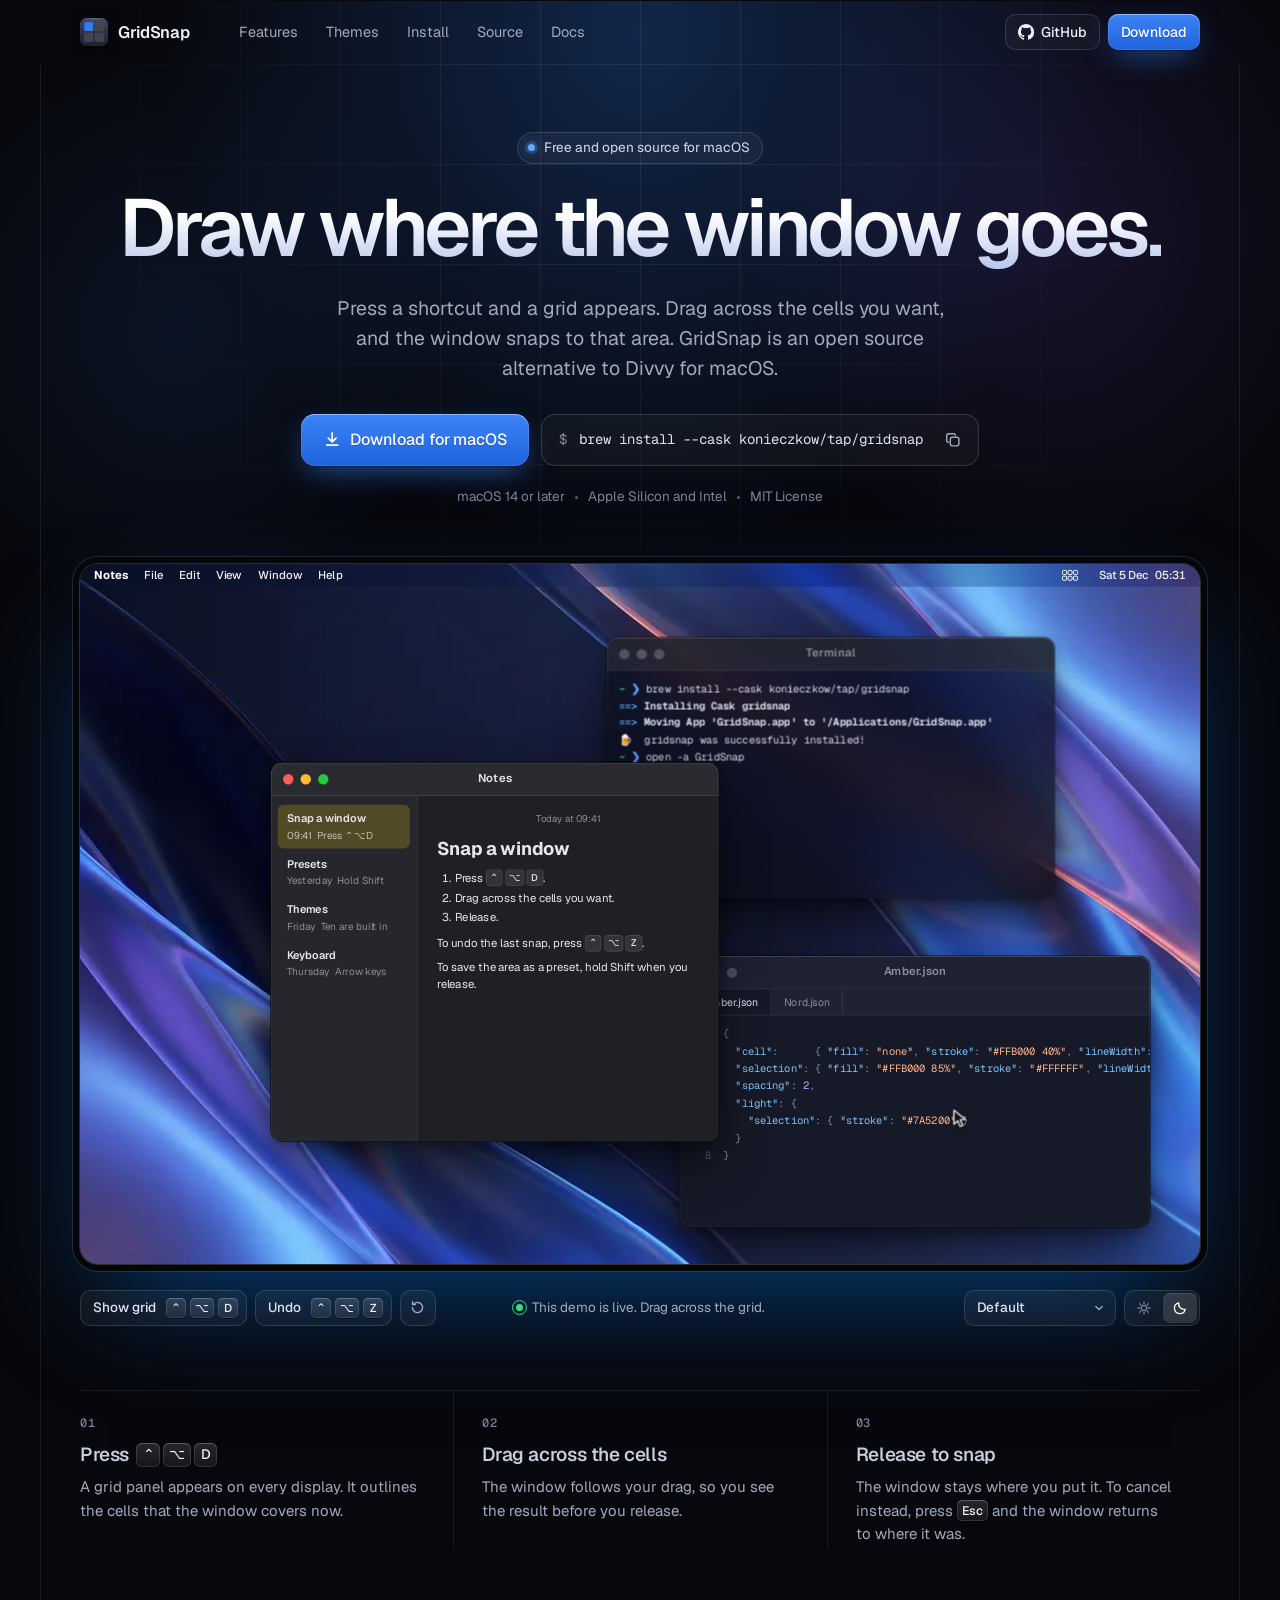
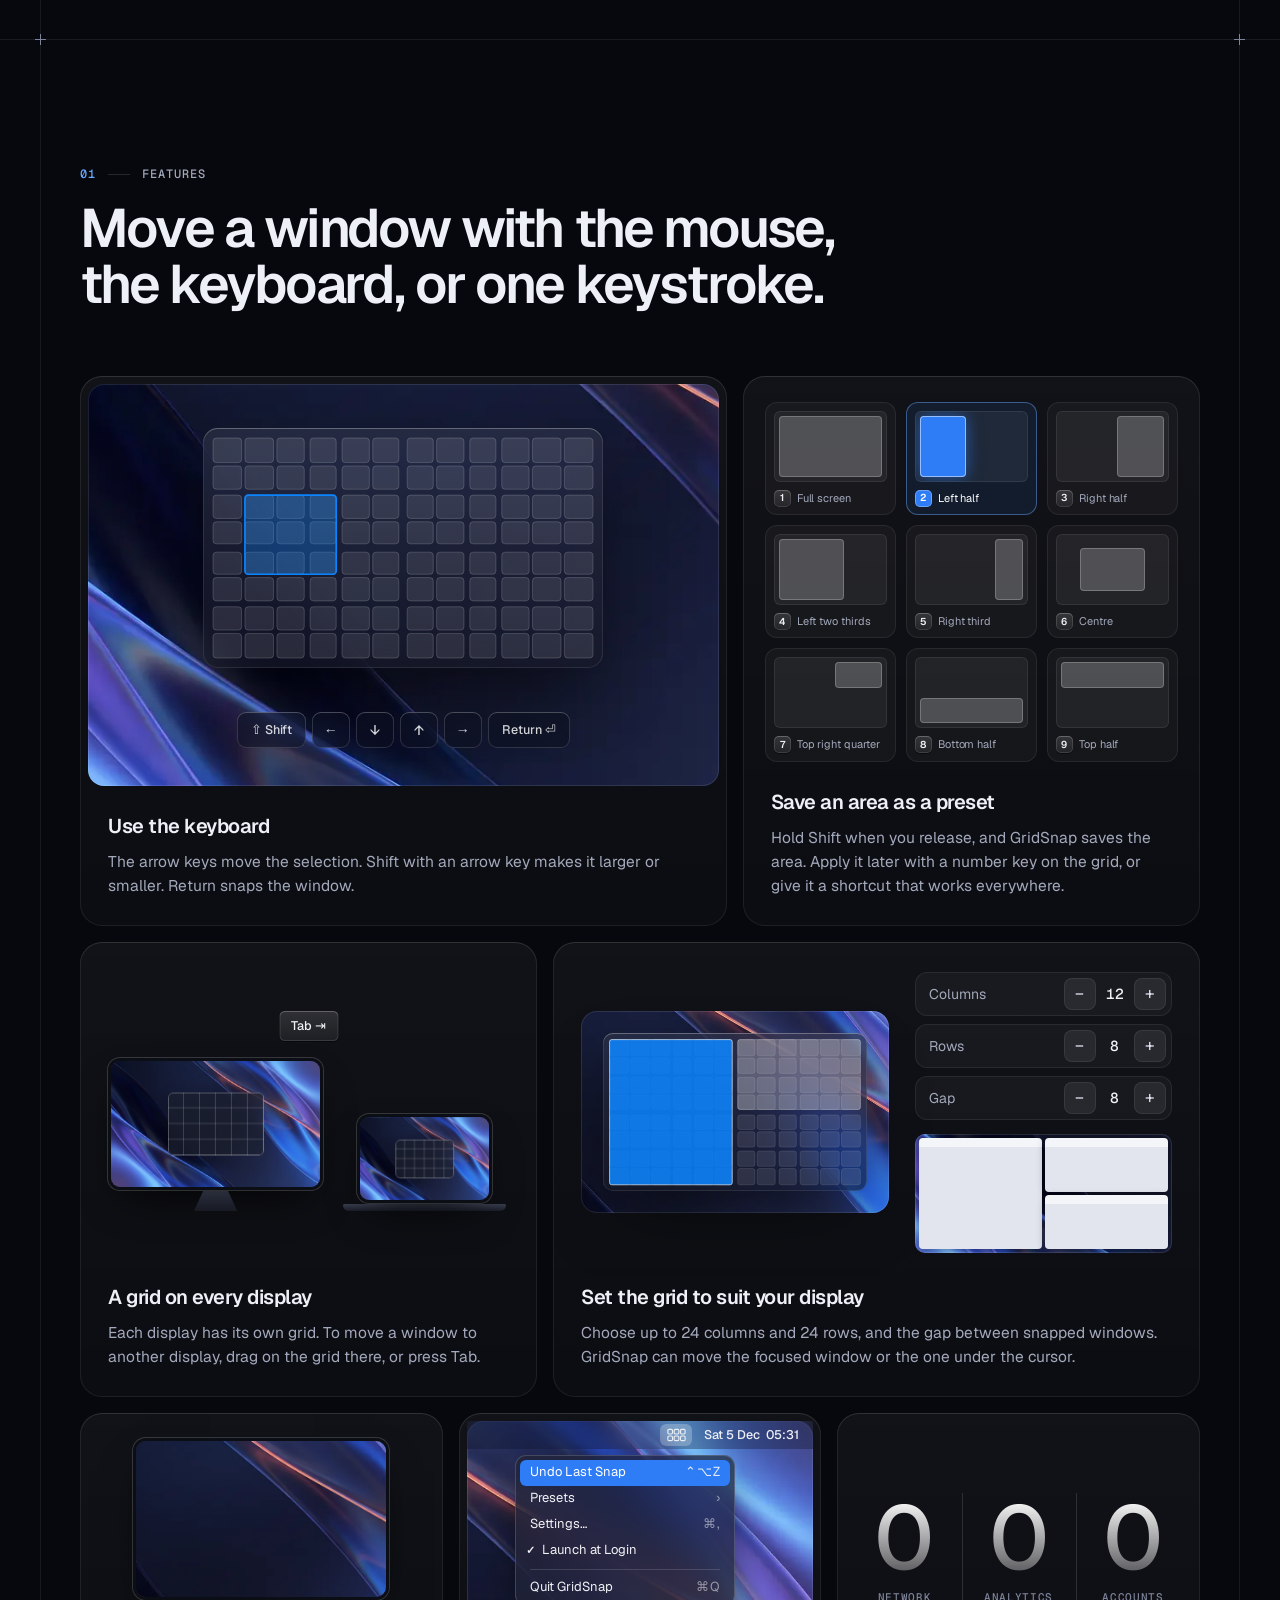
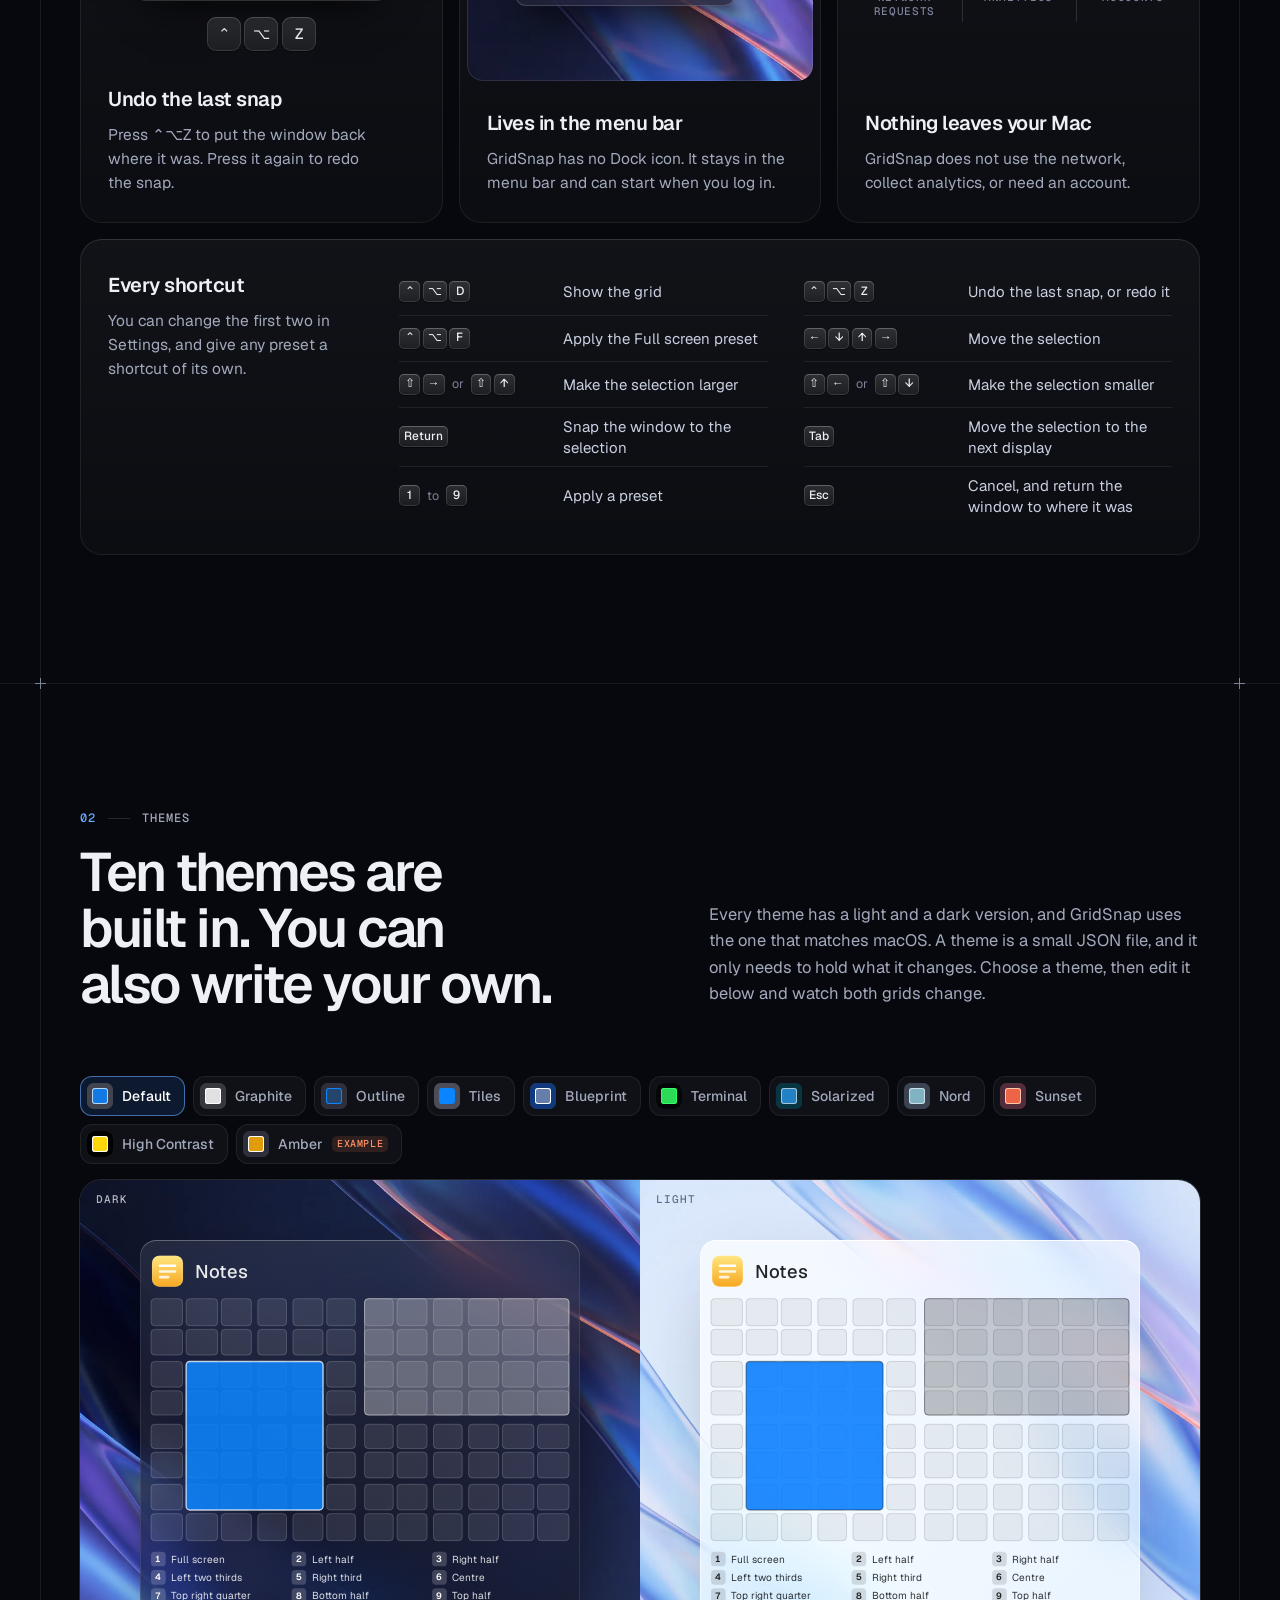
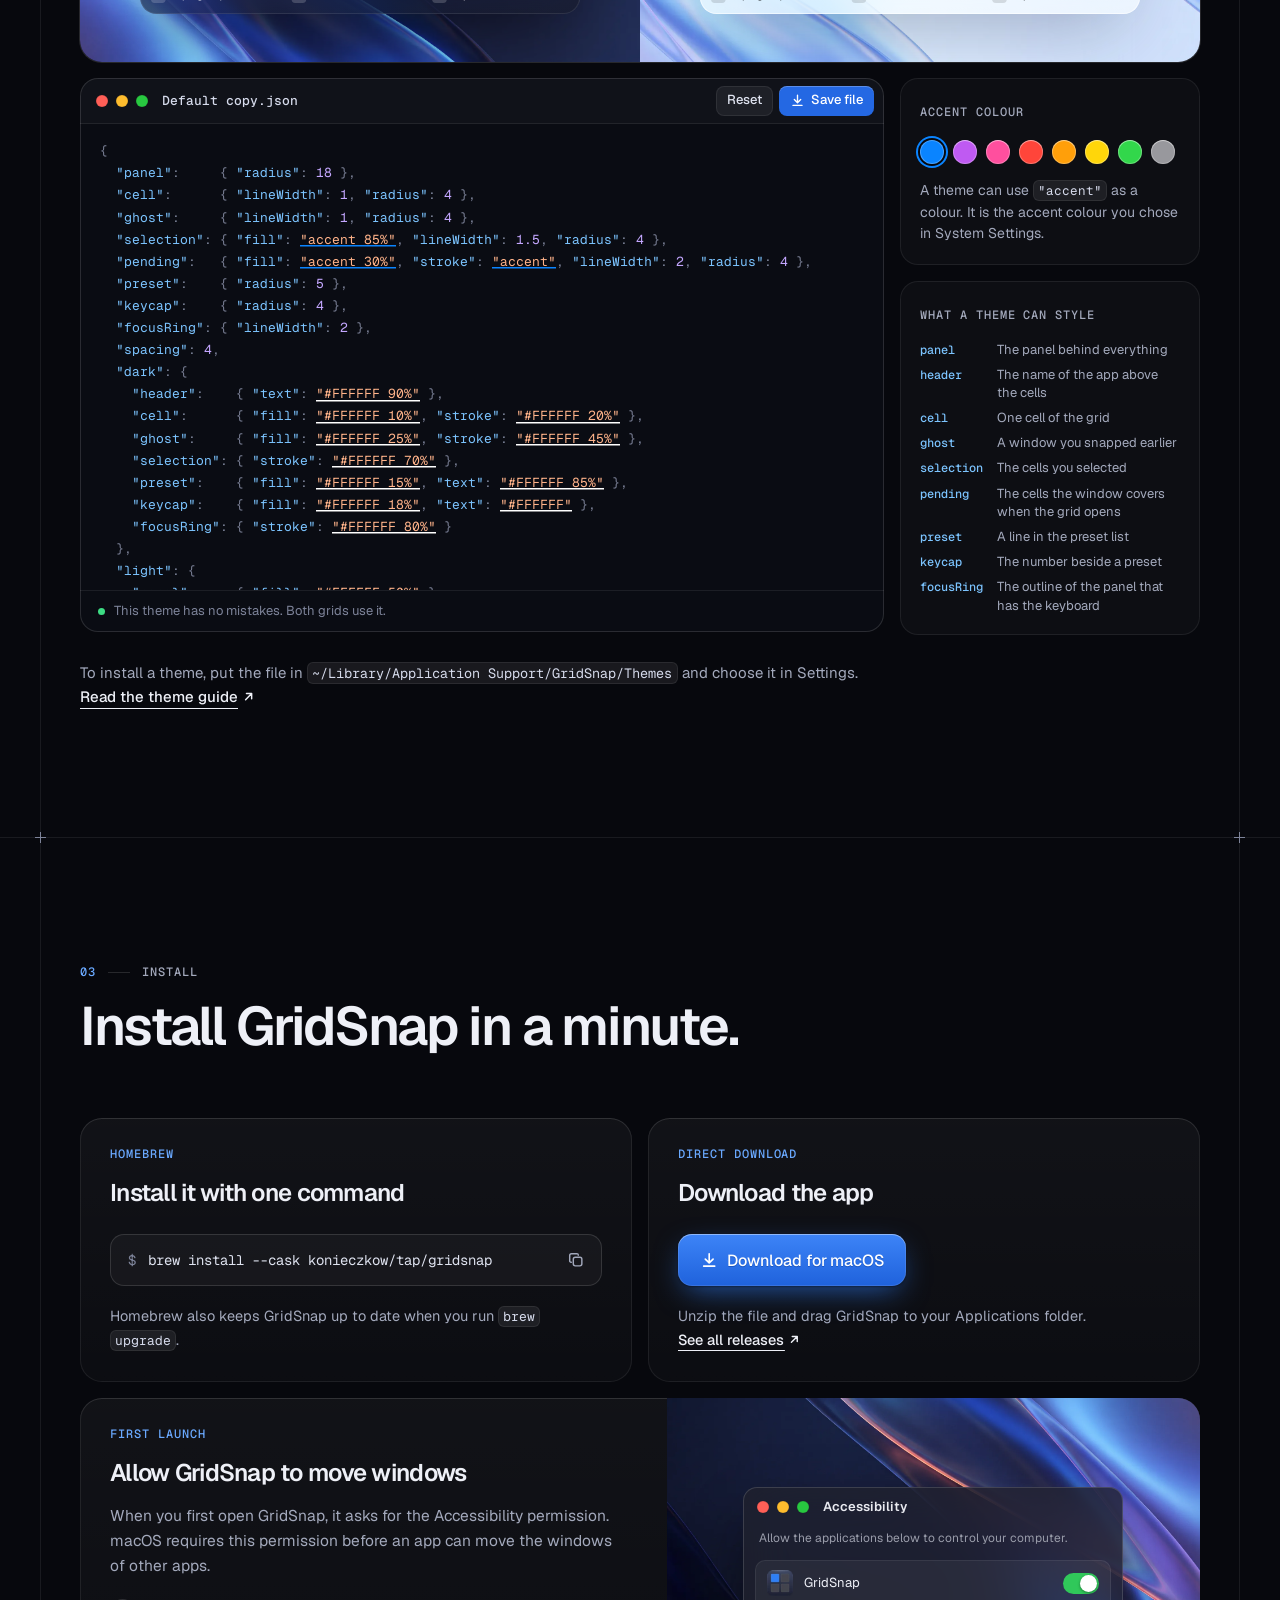
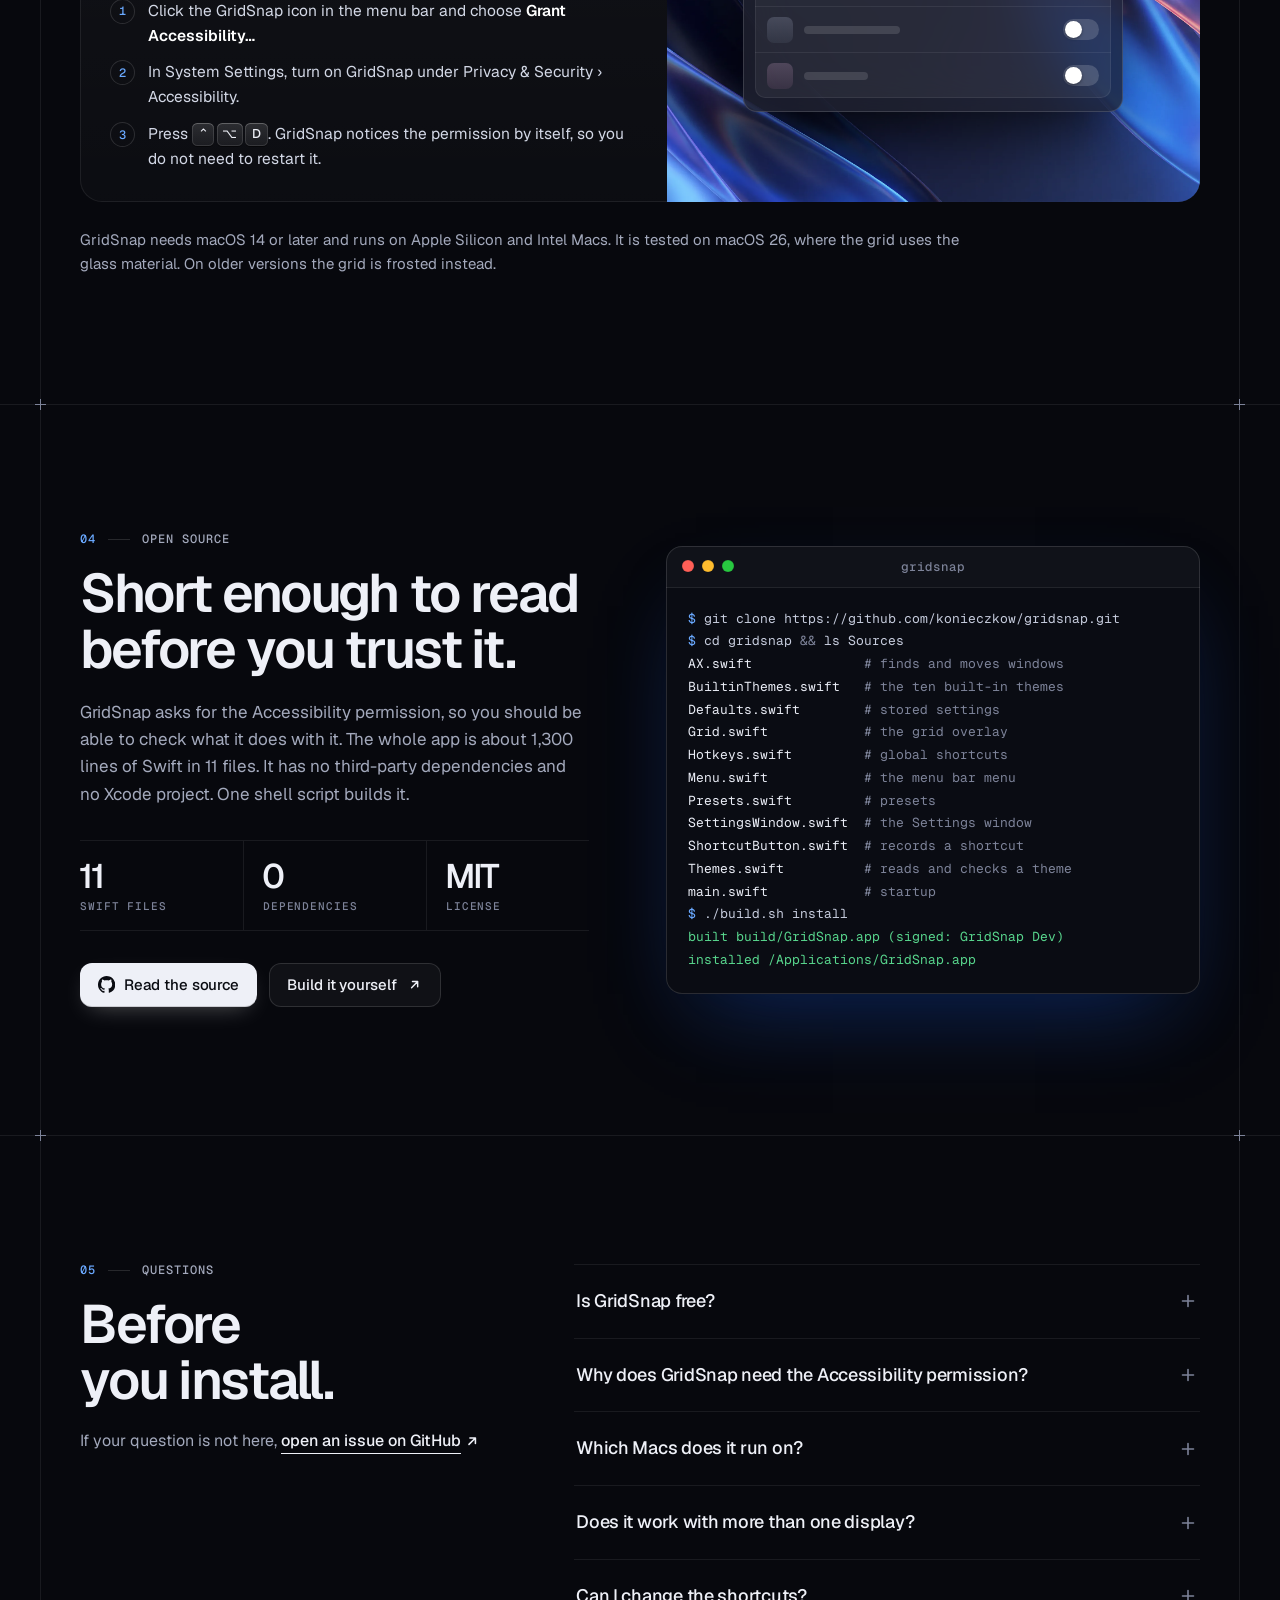
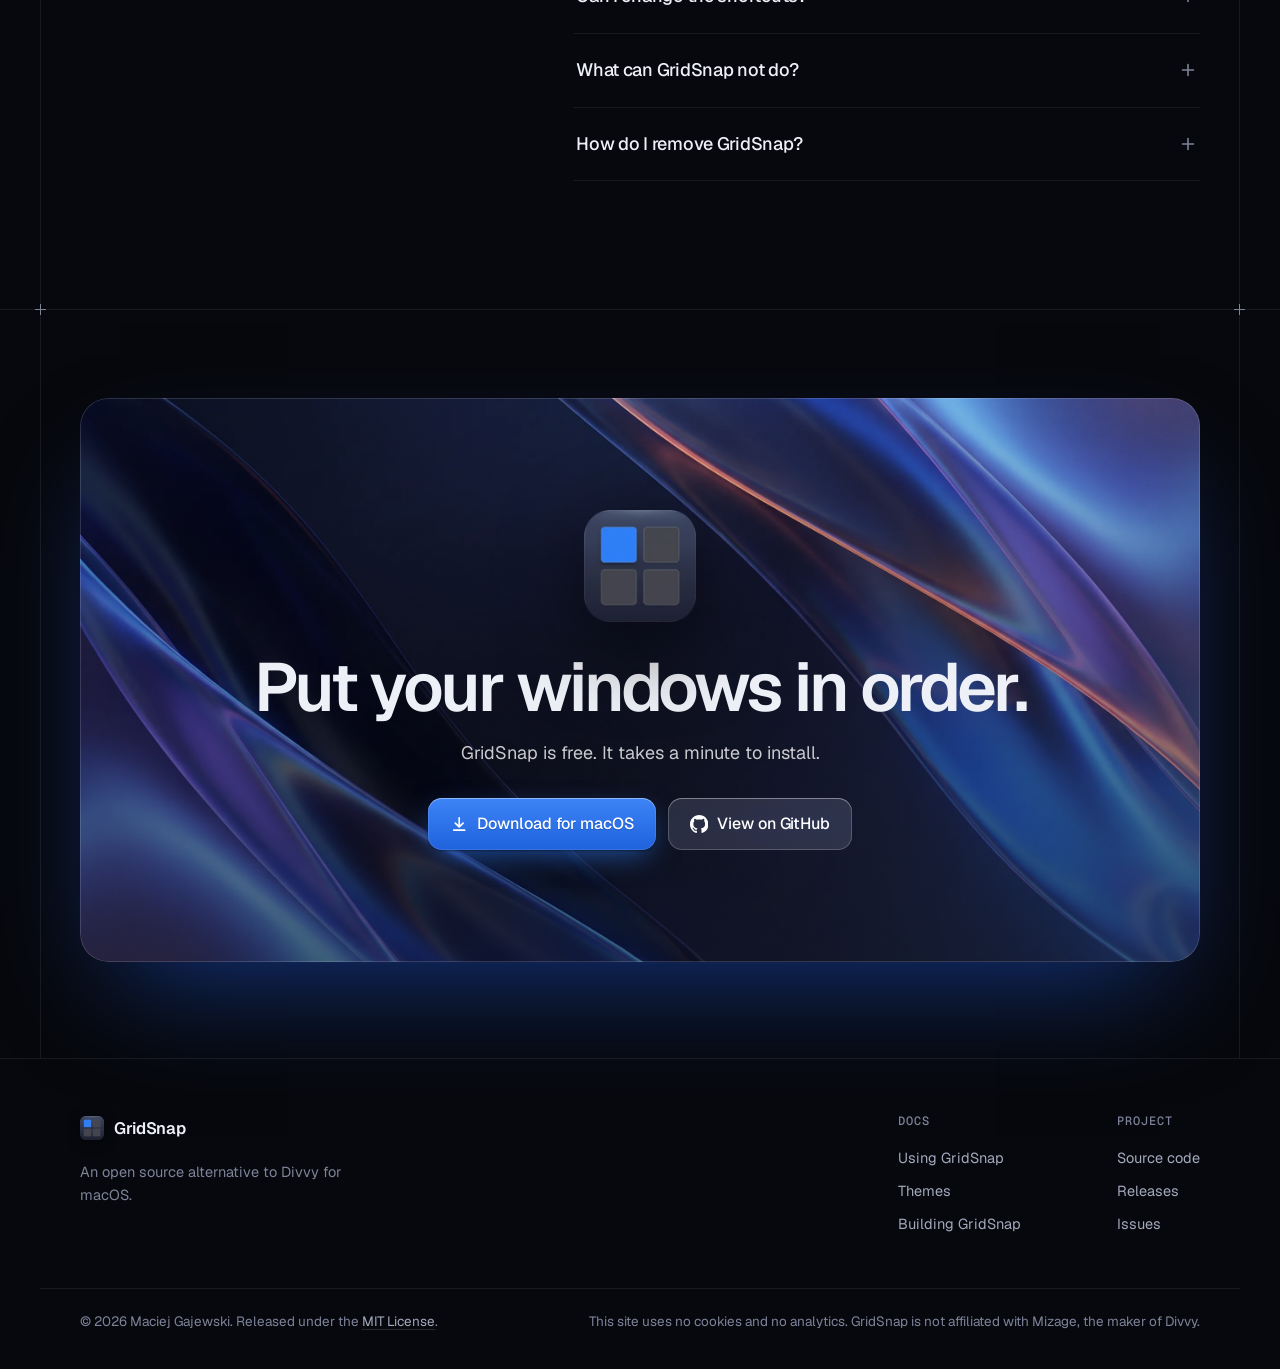
<file: site/index.html>
<!DOCTYPE html>
<html lang="en-GB">
<head>
<meta charset="utf-8">
<meta name="viewport" content="width=device-width, initial-scale=1">
<title>GridSnap: snap windows to a grid on macOS</title>
<meta name="description" content="GridSnap is a free, open source alternative to Divvy for macOS. Press a shortcut, drag across a grid, and the window snaps to that area.">
<meta name="theme-color" content="#07080d">
<meta name="color-scheme" content="dark">
<link rel="canonical" href="https://gridsnap.dev/">
<meta property="og:type" content="website">
<meta property="og:site_name" content="GridSnap">
<meta property="og:title" content="GridSnap: draw where the window goes">
<meta property="og:description" content="A free, open source alternative to Divvy for macOS. Press a shortcut, drag across a grid, and the window snaps to that area.">
<meta property="og:url" content="https://gridsnap.dev/">
<meta property="og:image" content="https://gridsnap.dev/assets/img/og.jpg">
<meta property="og:image:width" content="1200">
<meta property="og:image:height" content="630">
<meta property="og:image:alt" content="The GridSnap grid panel over a desktop, with a window snapped to the left half of the display.">
<meta name="twitter:card" content="summary_large_image">
<link rel="icon" href="favicon.ico" sizes="48x48">
<link rel="icon" type="image/png" sizes="32x32" href="assets/img/favicon-32.png">
<link rel="apple-touch-icon" href="assets/img/apple-touch-icon.png">
<link rel="preload" as="font" type="font/woff2" href="assets/fonts/Geist-Variable.woff2" crossorigin>
<link rel="preload" as="image" type="image/webp" href="assets/img/wall-dark-1280.webp" imagesrcset="assets/img/wall-dark-1280.webp 1x, assets/img/wall-dark.webp 2x">
<link rel="stylesheet" href="assets/css/site.css">
<script>document.documentElement.classList.add("js");</script>
<script type="application/ld+json">
{
  "@context": "https://schema.org",
  "@type": "SoftwareApplication",
  "name": "GridSnap",
  "description": "An open source alternative to Divvy for macOS. Press a shortcut, drag across a grid, and the window snaps to that area.",
  "applicationCategory": "UtilitiesApplication",
  "operatingSystem": "macOS 14 or later",
  "license": "https://opensource.org/licenses/MIT",
  "codeRepository": "https://github.com/konieczkow/gridsnap",
  "downloadUrl": "https://github.com/konieczkow/gridsnap/releases/latest",
  "author": { "@type": "Person", "name": "Maciej Gajewski" },
  "offers": { "@type": "Offer", "price": "0", "priceCurrency": "USD" }
}
</script>
</head>
<body>

<svg class="sprite" aria-hidden="true" focusable="false">
  <defs>
    <linearGradient id="g-notes" x1="0" y1="0" x2="0" y2="1"><stop offset="0" stop-color="#ffe680"/><stop offset="1" stop-color="#f6a821"/></linearGradient>
    <linearGradient id="g-terminal" x1="0" y1="0" x2="0" y2="1"><stop offset="0" stop-color="#3b4050"/><stop offset="1" stop-color="#14161d"/></linearGradient>
    <linearGradient id="g-editor" x1="0" y1="0" x2="0" y2="1"><stop offset="0" stop-color="#8f7bff"/><stop offset="1" stop-color="#4a34d8"/></linearGradient>
  </defs>
  <symbol id="app-notes" viewBox="0 0 64 64">
    <rect x="2" y="2" width="60" height="60" rx="14" fill="url(#g-notes)"/>
    <rect x="2.5" y="2.5" width="59" height="59" rx="13.5" fill="none" stroke="#fff" stroke-opacity=".35"/>
    <rect x="15" y="19" width="34" height="5" rx="2.5" fill="#fff"/>
    <rect x="15" y="30" width="34" height="5" rx="2.5" fill="#fff" fill-opacity=".82"/>
    <rect x="15" y="41" width="21" height="5" rx="2.5" fill="#fff" fill-opacity=".82"/>
  </symbol>
  <symbol id="app-terminal" viewBox="0 0 64 64">
    <rect x="2" y="2" width="60" height="60" rx="14" fill="url(#g-terminal)"/>
    <rect x="2.5" y="2.5" width="59" height="59" rx="13.5" fill="none" stroke="#fff" stroke-opacity=".22"/>
    <path d="M16 23l10 9-10 9" fill="none" stroke="#5ff08a" stroke-width="5" stroke-linecap="round" stroke-linejoin="round"/>
    <rect x="31" y="38" width="17" height="5" rx="2.5" fill="#fff"/>
  </symbol>
  <symbol id="app-editor" viewBox="0 0 64 64">
    <rect x="2" y="2" width="60" height="60" rx="14" fill="url(#g-editor)"/>
    <rect x="2.5" y="2.5" width="59" height="59" rx="13.5" fill="none" stroke="#fff" stroke-opacity=".3"/>
    <path d="M26 17c-5 0-6 2.5-6 6.5v3c0 3-1.5 5-4.5 5.5 3 .5 4.5 2.5 4.5 5.5v3c0 4 1 6.5 6 6.5M38 17c5 0 6 2.5 6 6.5v3c0 3 1.5 5 4.5 5.5-3 .5-4.5 2.5-4.5 5.5v3c0 4-1 6.5-6 6.5" fill="none" stroke="#fff" stroke-width="4.5" stroke-linecap="round" stroke-linejoin="round"/>
  </symbol>
  <symbol id="i-status" viewBox="0 0 22 16">
    <rect x="1" y="1.5" width="5.4" height="5.4" rx="1.4" fill="none" stroke="currentColor" stroke-width="1.3"/><rect x="8.3" y="1.5" width="5.4" height="5.4" rx="1.4" fill="none" stroke="currentColor" stroke-width="1.3"/><rect x="15.6" y="1.5" width="5.4" height="5.4" rx="1.4" fill="none" stroke="currentColor" stroke-width="1.3"/>
    <rect x="1" y="9.1" width="5.4" height="5.4" rx="1.4" fill="none" stroke="currentColor" stroke-width="1.3"/><rect x="8.3" y="9.1" width="5.4" height="5.4" rx="1.4" fill="none" stroke="currentColor" stroke-width="1.3"/><rect x="15.6" y="9.1" width="5.4" height="5.4" rx="1.4" fill="none" stroke="currentColor" stroke-width="1.3"/>
  </symbol>
  <symbol id="i-github" viewBox="0 0 16 16"><path fill="currentColor" d="M8 0C3.58 0 0 3.58 0 8c0 3.54 2.29 6.53 5.47 7.59.4.07.55-.17.55-.38 0-.19-.01-.82-.01-1.49-2.01.37-2.53-.49-2.69-.94-.09-.23-.48-.94-.82-1.13-.28-.15-.68-.52-.01-.53.63-.01 1.08.58 1.23.82.72 1.21 1.87.87 2.33.66.07-.52.28-.87.51-1.07-1.78-.2-3.64-.89-3.64-3.95 0-.87.31-1.59.82-2.15-.08-.2-.36-1.02.08-2.12 0 0 .67-.21 2.2.82.64-.18 1.32-.27 2-.27.68 0 1.36.09 2 .27 1.53-1.04 2.2-.82 2.2-.82.44 1.1.16 1.92.08 2.12.51.56.82 1.27.82 2.15 0 3.07-1.87 3.75-3.65 3.95.29.25.54.73.54 1.48 0 1.07-.01 1.93-.01 2.2 0 .21.15.46.55.38A8.013 8.013 0 0016 8c0-4.42-3.58-8-8-8z"/></symbol>
  <symbol id="i-download" viewBox="0 0 20 20"><path d="M10 3v9.500M5.750 8.75 10 13l4.250-4.25M4 16.5h12" fill="none" stroke="currentColor" stroke-width="1.8" stroke-linecap="round" stroke-linejoin="round"/></symbol>
  <symbol id="i-copy" viewBox="0 0 20 20"><rect x="7" y="7" width="9.5" height="9.5" rx="2.2" fill="none" stroke="currentColor" stroke-width="1.6"/><path d="M4.800 12.5h-.3a1.500 1.5 0 0 1-1.5-1.5V5a2 2 0 0 1 2-2h6a1.500 1.5 0 0 1 1.5 1.5v.300" fill="none" stroke="currentColor" stroke-width="1.6" stroke-linecap="round"/></symbol>
  <symbol id="i-check" viewBox="0 0 20 20"><path d="m4.500 10.5 3.5 3.5 7.5-8" fill="none" stroke="currentColor" stroke-width="1.9" stroke-linecap="round" stroke-linejoin="round"/></symbol>
  <symbol id="i-sun" viewBox="0 0 20 20"><circle cx="10" cy="10" r="3.4" fill="none" stroke="currentColor" stroke-width="1.6"/><path d="M10 2.5v2M10 15.5v2M2.500 10h2M15.500 10h2M4.700 4.7l1.400 1.4M13.900 13.9l1.400 1.4M4.700 15.3l1.400-1.4M13.900 6.1l1.400-1.4" stroke="currentColor" stroke-width="1.6" stroke-linecap="round"/></symbol>
  <symbol id="i-moon" viewBox="0 0 20 20"><path d="M16.500 11.6A6.800 6.8 0 0 1 8.4 3.5a6.800 6.8 0 1 0 8.1 8.1Z" fill="none" stroke="currentColor" stroke-width="1.6" stroke-linejoin="round"/></symbol>
  <symbol id="i-replay" viewBox="0 0 20 20"><path d="M4 10a6 6 0 1 0 1.9-4.4M4.200 3.2v3.300h3.300" fill="none" stroke="currentColor" stroke-width="1.7" stroke-linecap="round" stroke-linejoin="round"/></symbol>
  <symbol id="i-arrow" viewBox="0 0 20 20"><path d="M6.500 13.5l7-7M7.500 6.5h6v6" fill="none" stroke="currentColor" stroke-width="1.7" stroke-linecap="round" stroke-linejoin="round"/></symbol>
  <symbol id="i-star" viewBox="0 0 20 20"><path d="m10 2.8 2.2 4.5 5 .7-3.6 3.5.850 4.9L10 14.1l-4.45 2.3.850-4.9L2.800 8l5-.7L10 2.8Z" fill="none" stroke="currentColor" stroke-width="1.5" stroke-linejoin="round"/></symbol>
  <symbol id="i-chevron" viewBox="0 0 20 20"><path d="m6 8 4 4 4-4" fill="none" stroke="currentColor" stroke-width="1.7" stroke-linecap="round" stroke-linejoin="round"/></symbol>
  <symbol id="i-plus" viewBox="0 0 20 20"><path d="M10 4.5v11M4.500 10h11" fill="none" stroke="currentColor" stroke-width="1.6" stroke-linecap="round"/></symbol>
  <symbol id="i-cursor" viewBox="0 0 28 28"><path d="M8 4.5v17.300l4.500-4.2 3.1 7.1 3.2-1.4-3.1-7 6.2-.3L8 4.5Z" fill="#111" stroke="#fff" stroke-width="1.5" stroke-linejoin="round"/></symbol>
</svg>

<a class="skip" href="#main">Skip to the content</a>

<header class="nav" id="top">
  <div class="wrap nav-in">
    <a class="brand" href="#top" aria-label="GridSnap, back to the top">
      <img src="assets/img/icon-64.webp" width="28" height="28" alt="" fetchpriority="high">
      <span>GridSnap</span>
    </a>
    <nav class="nav-links" id="nav-links" aria-label="Sections">
      <a href="#features">Features</a>
      <a href="#themes">Themes</a>
      <a href="#install">Install</a>
      <a href="#source">Source</a>
      <a href="https://github.com/konieczkow/gridsnap/blob/master/docs/usage.md">Docs</a>
    </nav>
    <div class="nav-actions">
      <a class="btn btn-ghost btn-sm" href="https://github.com/konieczkow/gridsnap" aria-label="GridSnap on GitHub">
        <svg class="i"><use href="#i-github"/></svg><span class="gh-label">GitHub</span><span class="gh-stars" data-stars hidden><svg class="i"><use href="#i-star"/></svg><b></b></span>
      </a>
      <a class="btn btn-primary btn-sm" href="#install">Download</a>
      <button class="nav-toggle" type="button" aria-label="Menu" aria-expanded="false" aria-controls="nav-links"><span></span><span></span></button>
    </div>
  </div>
</header>

<main id="main">

<section class="hero">
  <div class="hero-bg" aria-hidden="true"></div>
  <div class="wrap hero-in">
    <p class="eyebrow"><span class="dot"></span>Free and open source for macOS</p>
    <h1>Draw where the window goes.</h1>
    <p class="lede">Press a shortcut and a grid appears. Drag across the cells you want, and the window snaps to that area. GridSnap is an open source alternative to Divvy for macOS.</p>
    <div class="cta">
      <a class="btn btn-primary btn-lg" href="https://github.com/konieczkow/gridsnap/releases/latest" data-release>
        <svg class="i"><use href="#i-download"/></svg><span>Download for macOS</span>
      </a>
      <div class="cmd" data-copy="brew install --cask konieczkow/tap/gridsnap">
        <code><span class="cmd-p">$</span> brew install --cask konieczkow/tap/gridsnap</code>
        <button class="cmd-copy" type="button" aria-label="Copy the Homebrew command"><svg class="i i-copy"><use href="#i-copy"/></svg><svg class="i i-done"><use href="#i-check"/></svg></button>
      </div>
    </div>
    <p class="fineprint"><span data-version></span><span>macOS 14 or later</span><span>Apple Silicon and Intel</span><span>MIT License</span></p>
  </div>

  <div class="wrap demo">
    <div class="desk" id="desk" tabindex="0" role="application" aria-label="Live demo of GridSnap. Press D to show the grid, use the arrow keys to move the selection, Return to snap the window and Escape to cancel.">
      <noscript><img class="desk-fallback" src="assets/img/demo.webp" width="1280" height="800" alt="The GridSnap grid panel in the middle of a desktop. A Notes window is snapped to the left half of the display."></noscript>
    </div>
    <div class="demo-bar">
      <div class="demo-buttons">
        <button class="chip" type="button" data-act="grid"><span>Show grid</span><kbd>⌃</kbd><kbd>⌥</kbd><kbd>D</kbd></button>
        <button class="chip" type="button" data-act="undo"><span>Undo</span><kbd>⌃</kbd><kbd>⌥</kbd><kbd>Z</kbd></button>
        <button class="chip chip-icon" type="button" data-act="replay" aria-label="Play the demo again"><svg class="i"><use href="#i-replay"/></svg></button>
      </div>
      <p class="demo-hint" aria-live="polite"><span class="pulse"></span><span data-hint>This demo is live. Drag across the grid.</span></p>
      <div class="demo-options">
        <label class="select"><span class="sr">Theme</span><select data-theme-select aria-label="Theme of the grid"></select><svg class="i"><use href="#i-chevron"/></svg></label>
        <div class="seg" role="group" aria-label="Appearance">
          <button type="button" data-mode="light" aria-pressed="false" aria-label="Light"><svg class="i"><use href="#i-sun"/></svg></button>
          <button type="button" data-mode="dark" aria-pressed="true" aria-label="Dark"><svg class="i"><use href="#i-moon"/></svg></button>
        </div>
      </div>
    </div>

    <ol class="steps" id="steps">
      <li data-step="1">
        <span class="step-n">01</span>
        <h2>Press <kbd>⌃</kbd><kbd>⌥</kbd><kbd>D</kbd></h2>
        <p>A grid panel appears on every display. It outlines the cells that the window covers now.</p>
      </li>
      <li data-step="2">
        <span class="step-n">02</span>
        <h2>Drag across the cells</h2>
        <p>The window follows your drag, so you see the result before you release.</p>
      </li>
      <li data-step="3">
        <span class="step-n">03</span>
        <h2>Release to snap</h2>
        <p>The window stays where you put it. To cancel instead, press <kbd>Esc</kbd> and the window returns to where it was.</p>
      </li>
    </ol>
  </div>
</section>

<section class="section" id="features">
  <div class="wrap">
    <header class="head">
      <p class="label"><span>01</span>Features</p>
      <h2>Move a window with the mouse, the keyboard, or one keystroke.</h2>
    </header>

    <div class="bento">
      <article class="card card-keys reveal">
        <div class="card-art art-keys">
          <div class="keys-panel" id="keys-panel"></div>
          <div class="keys-row" id="keys-row" aria-hidden="true">
            <kbd data-k="shift" class="wide">⇧ Shift</kbd>
            <kbd data-k="left">←</kbd><kbd data-k="down">↓</kbd><kbd data-k="up">↑</kbd><kbd data-k="right">→</kbd>
            <kbd data-k="return" class="wide">Return ⏎</kbd>
          </div>
        </div>
        <div class="card-text">
          <h3>Use the keyboard</h3>
          <p>The arrow keys move the selection. Shift with an arrow key makes it larger or smaller. Return snaps the window.</p>
        </div>
      </article>

      <article class="card card-presets reveal">
        <div class="card-art art-presets" id="presets-art" aria-hidden="true"></div>
        <div class="card-text">
          <h3>Save an area as a preset</h3>
          <p>Hold Shift when you release, and GridSnap saves the area. Apply it later with a number key on the grid, or give it a shortcut that works everywhere.</p>
        </div>
      </article>

      <article class="card card-displays reveal">
        <div class="card-art art-displays" aria-hidden="true">
          <div class="mons">
            <div class="mon mon-a"><div class="mon-screen"><span class="mon-win"></span><span class="mon-panel"><i></i></span></div><span class="mon-stand"></span></div>
            <div class="mon mon-b"><div class="mon-screen"><span class="mon-win"></span><span class="mon-panel"><i></i></span></div><span class="mon-base"></span></div>
            <kbd class="mon-tab">Tab ⇥</kbd>
          </div>
        </div>
        <div class="card-text">
          <h3>A grid on every display</h3>
          <p>Each display has its own grid. To move a window to another display, drag on the grid there, or press Tab.</p>
        </div>
      </article>

      <article class="card card-size reveal">
        <div class="card-art art-size">
          <div class="size-preview" id="size-panel"></div>
          <div class="size-controls">
            <div class="stepper" data-key="cols" data-min="1" data-max="24" data-step="1"><span class="stepper-l" id="l-cols">Columns</span><button type="button" aria-label="Fewer columns">−</button><output aria-labelledby="l-cols">12</output><button type="button" aria-label="More columns">+</button></div>
            <div class="stepper" data-key="rows" data-min="1" data-max="24" data-step="1"><span class="stepper-l" id="l-rows">Rows</span><button type="button" aria-label="Fewer rows">−</button><output aria-labelledby="l-rows">8</output><button type="button" aria-label="More rows">+</button></div>
            <div class="stepper" data-key="gap" data-min="0" data-max="64" data-step="2"><span class="stepper-l" id="l-gap">Gap</span><button type="button" aria-label="Smaller gap">−</button><output aria-labelledby="l-gap">8</output><button type="button" aria-label="Larger gap">+</button></div>
            <div class="size-screen" id="size-screen" aria-hidden="true"><i></i><i></i><i></i></div>
          </div>
        </div>
        <div class="card-text">
          <h3>Set the grid to suit your display</h3>
          <p>Choose up to 24 columns and 24 rows, and the gap between snapped windows. GridSnap can move the focused window or the one under the cursor.</p>
        </div>
      </article>

      <article class="card card-undo reveal">
        <div class="card-art art-undo" aria-hidden="true">
          <div class="undo-screen"><span class="undo-win"></span></div>
          <div class="undo-keys"><kbd>⌃</kbd><kbd>⌥</kbd><kbd>Z</kbd></div>
        </div>
        <div class="card-text">
          <h3>Undo the last snap</h3>
          <p>Press ⌃⌥Z to put the window back where it was. Press it again to redo the snap.</p>
        </div>
      </article>

      <article class="card card-menu reveal">
        <div class="card-art art-menu" aria-hidden="true">
          <div class="mbar"><span class="mbar-item is-on"><svg class="i"><use href="#i-status"/></svg></span><span class="mbar-clock">Mon 16 Nov&ensp;9:41</span></div>
          <ul class="menu">
            <li><span>Undo Last Snap</span><kbd>⌃⌥Z</kbd></li>
            <li><span>Presets</span><kbd>›</kbd></li>
            <li><span>Settings…</span><kbd>⌘,</kbd></li>
            <li><span><b>✓</b>Launch at Login</span></li>
            <li class="sep"></li>
            <li><span>Quit GridSnap</span><kbd>⌘Q</kbd></li>
          </ul>
        </div>
        <div class="card-text">
          <h3>Lives in the menu bar</h3>
          <p>GridSnap has no Dock icon. It stays in the menu bar and can start when you log in.</p>
        </div>
      </article>

      <article class="card card-private reveal">
        <div class="card-art art-private" aria-hidden="true">
          <dl>
            <div><dt>0</dt><dd>network requests</dd></div>
            <div><dt>0</dt><dd>analytics</dd></div>
            <div><dt>0</dt><dd>accounts</dd></div>
          </dl>
        </div>
        <div class="card-text">
          <h3>Nothing leaves your Mac</h3>
          <p>GridSnap does not use the network, collect analytics, or need an account.</p>
        </div>
      </article>

      <article class="card card-keysheet reveal">
        <div class="card-text">
          <h3>Every shortcut</h3>
          <p>You can change the first two in Settings, and give any preset a shortcut of its own.</p>
        </div>
        <dl class="sheet">
          <div><dt><kbd>⌃</kbd><kbd>⌥</kbd><kbd>D</kbd></dt><dd>Show the grid</dd></div>
          <div><dt><kbd>⌃</kbd><kbd>⌥</kbd><kbd>Z</kbd></dt><dd>Undo the last snap, or redo it</dd></div>
          <div><dt><kbd>⌃</kbd><kbd>⌥</kbd><kbd>F</kbd></dt><dd>Apply the Full screen preset</dd></div>
          <div><dt><kbd>←</kbd><kbd>↓</kbd><kbd>↑</kbd><kbd>→</kbd></dt><dd>Move the selection</dd></div>
          <div><dt><kbd>⇧</kbd><kbd>→</kbd><i>or</i><kbd>⇧</kbd><kbd>↑</kbd></dt><dd>Make the selection larger</dd></div>
          <div><dt><kbd>⇧</kbd><kbd>←</kbd><i>or</i><kbd>⇧</kbd><kbd>↓</kbd></dt><dd>Make the selection smaller</dd></div>
          <div><dt><kbd>Return</kbd></dt><dd>Snap the window to the selection</dd></div>
          <div><dt><kbd>Tab</kbd></dt><dd>Move the selection to the next display</dd></div>
          <div><dt><kbd>1</kbd><i>to</i><kbd>9</kbd></dt><dd>Apply a preset</dd></div>
          <div><dt><kbd>Esc</kbd></dt><dd>Cancel, and return the window to where it was</dd></div>
        </dl>
      </article>
    </div>
  </div>
</section>

<section class="section" id="themes">
  <div class="wrap">
    <header class="head head-split">
      <div>
        <p class="label"><span>02</span>Themes</p>
        <h2>Ten themes are built in. You can also write your own.</h2>
      </div>
      <p class="head-side">Every theme has a light and a dark version, and GridSnap uses the one that matches macOS. A theme is a small JSON file, and it only needs to hold what it changes. Choose a theme, then edit it below and watch both grids change.</p>
    </header>

    <div class="lab reveal" id="lab">
      <div class="lab-themes" role="group" aria-label="Themes" data-themes></div>
      <div class="lab-stage">
        <div class="lab-view lab-dark"><span class="lab-tag">Dark</span><div class="lab-panel" data-panel="dark"></div></div>
        <div class="lab-view lab-light"><span class="lab-tag">Light</span><div class="lab-panel" data-panel="light"></div></div>
      </div>
      <div class="lab-side">
        <div class="editor">
          <div class="editor-bar">
            <span class="lights" aria-hidden="true"><i></i><i></i><i></i></span>
            <span class="editor-file" data-file>Default.json</span>
            <div class="editor-actions">
              <button class="mini" type="button" data-act="reset">Reset</button>
              <button class="mini mini-primary" type="button" data-act="save"><svg class="i"><use href="#i-download"/></svg>Save file</button>
            </div>
          </div>
          <div class="editor-body">
            <div class="editor-grid">
              <pre class="editor-hl" aria-hidden="true"><code data-hl></code></pre>
              <textarea class="editor-input" data-input spellcheck="false" autocomplete="off" autocapitalize="off" aria-label="Theme file. Edit the JSON to change the grids above."></textarea>
            </div>
          </div>
          <p class="editor-note" data-note role="status"></p>
        </div>
        <div class="lab-notes">
          <div class="lab-accent">
            <span id="l-accent">Accent colour</span>
            <div class="accents" role="group" aria-labelledby="l-accent" data-accents></div>
            <p>A theme can use <code>"accent"</code> as a colour. It is the accent colour you chose in System Settings.</p>
          </div>
          <div class="lab-accent">
            <span>What a theme can style</span>
            <dl>
              <dt>panel</dt><dd>The panel behind everything</dd>
              <dt>header</dt><dd>The name of the app above the cells</dd>
              <dt>cell</dt><dd>One cell of the grid</dd>
              <dt>ghost</dt><dd>A window you snapped earlier</dd>
              <dt>selection</dt><dd>The cells you selected</dd>
              <dt>pending</dt><dd>The cells the window covers when the grid opens</dd>
              <dt>preset</dt><dd>A line in the preset list</dd>
              <dt>keycap</dt><dd>The number beside a preset</dd>
              <dt>focusRing</dt><dd>The outline of the panel that has the keyboard</dd>
            </dl>
          </div>
        </div>
      </div>
    </div>
    <p class="aside">To install a theme, put the file in <code>~/Library/Application Support/GridSnap/Themes</code> and choose it in Settings. <a class="link" href="https://github.com/konieczkow/gridsnap/blob/master/docs/themes.md">Read the theme guide<svg class="i"><use href="#i-arrow"/></svg></a></p>
  </div>
</section>

<section class="section" id="install">
  <div class="wrap">
    <header class="head">
      <p class="label"><span>03</span>Install</p>
      <h2>Install GridSnap in a minute.</h2>
    </header>

    <div class="install">
      <article class="way reveal">
        <p class="way-n">Homebrew</p>
        <h3>Install it with one command</h3>
        <div class="cmd cmd-block" data-copy="brew install --cask konieczkow/tap/gridsnap">
          <code><span class="cmd-p">$</span> brew install --cask konieczkow/tap/gridsnap</code>
          <button class="cmd-copy" type="button" aria-label="Copy the Homebrew command"><svg class="i i-copy"><use href="#i-copy"/></svg><svg class="i i-done"><use href="#i-check"/></svg></button>
        </div>
        <p class="way-note">Homebrew also keeps GridSnap up to date when you run <code>brew upgrade</code>.</p>
      </article>

      <article class="way reveal">
        <p class="way-n">Direct download</p>
        <h3>Download the app</h3>
        <a class="btn btn-primary btn-lg" href="https://github.com/konieczkow/gridsnap/releases/latest" data-release>
          <svg class="i"><use href="#i-download"/></svg><span>Download for macOS</span>
        </a>
        <p class="way-note"><span data-size></span>Unzip the file and drag GridSnap to your Applications folder. <a class="link" href="https://github.com/konieczkow/gridsnap/releases">See all releases<svg class="i"><use href="#i-arrow"/></svg></a></p>
      </article>

      <article class="first reveal">
        <div class="first-text">
          <p class="way-n">First launch</p>
          <h3>Allow GridSnap to move windows</h3>
          <p>When you first open GridSnap, it asks for the Accessibility permission. macOS requires this permission before an app can move the windows of other apps.</p>
          <ol>
            <li>Click the GridSnap icon in the menu bar and choose <b>Grant Accessibility…</b></li>
            <li>In System Settings, turn on GridSnap under Privacy &amp; Security › Accessibility.</li>
            <li>Press <kbd>⌃</kbd><kbd>⌥</kbd><kbd>D</kbd>. GridSnap notices the permission by itself, so you do not need to restart it.</li>
          </ol>
        </div>
        <div class="first-art" aria-hidden="true">
          <div class="prefs">
            <div class="prefs-bar"><span class="lights"><i></i><i></i><i></i></span><span>Accessibility</span></div>
            <p>Allow the applications below to control your computer.</p>
            <ul>
              <li class="is-app"><img src="assets/img/icon-64.webp" width="26" height="26" alt="" loading="lazy"><span>GridSnap</span><i class="switch is-on"></i></li>
              <li><span class="ph ph-a"></span><span class="ph-t"></span><i class="switch"></i></li>
              <li><span class="ph ph-b"></span><span class="ph-t ph-t2"></span><i class="switch"></i></li>
            </ul>
          </div>
        </div>
      </article>
    </div>
    <p class="aside">GridSnap needs macOS 14 or later and runs on Apple Silicon and Intel Macs. It is tested on macOS 26, where the grid uses the glass material. On older versions the grid is frosted instead.</p>
  </div>
</section>

<section class="section" id="source">
  <div class="wrap">
    <div class="source">
      <div class="source-text">
        <p class="label"><span>04</span>Open source</p>
        <h2>Short enough to read before you trust it.</h2>
        <p>GridSnap asks for the Accessibility permission, so you should be able to check what it does with it. The whole app is about 1,300 lines of Swift in 11 files. It has no third-party dependencies and no Xcode project. One shell script builds it.</p>
        <ul class="facts">
          <li><b>11</b><span>Swift files</span></li>
          <li><b>0</b><span>dependencies</span></li>
          <li><b>MIT</b><span>License</span></li>
        </ul>
        <div class="cta cta-left">
          <a class="btn btn-light" href="https://github.com/konieczkow/gridsnap"><svg class="i"><use href="#i-github"/></svg><span>Read the source</span></a>
          <a class="btn btn-ghost" href="https://github.com/konieczkow/gridsnap/blob/master/docs/development.md"><span>Build it yourself</span><svg class="i"><use href="#i-arrow"/></svg></a>
        </div>
      </div>
      <div class="source-art reveal">
        <div class="term">
          <div class="term-bar"><span class="lights" aria-hidden="true"><i></i><i></i><i></i></span><span>gridsnap</span></div>
          <pre class="term-body" tabindex="0" role="region" aria-label="Terminal session that lists the source files and builds the app"><code><span class="t-p">$</span> git clone https://github.com/konieczkow/gridsnap.git
<span class="t-p">$</span> cd gridsnap <span class="t-o">&amp;&amp;</span> ls Sources
<span class="t-f">AX.swift</span>              <span class="t-c"># finds and moves windows</span>
<span class="t-f">BuiltinThemes.swift</span>   <span class="t-c"># the ten built-in themes</span>
<span class="t-f">Defaults.swift</span>        <span class="t-c"># stored settings</span>
<span class="t-f">Grid.swift</span>            <span class="t-c"># the grid overlay</span>
<span class="t-f">Hotkeys.swift</span>         <span class="t-c"># global shortcuts</span>
<span class="t-f">Menu.swift</span>            <span class="t-c"># the menu bar menu</span>
<span class="t-f">Presets.swift</span>         <span class="t-c"># presets</span>
<span class="t-f">SettingsWindow.swift</span>  <span class="t-c"># the Settings window</span>
<span class="t-f">ShortcutButton.swift</span>  <span class="t-c"># records a shortcut</span>
<span class="t-f">Themes.swift</span>          <span class="t-c"># reads and checks a theme</span>
<span class="t-f">main.swift</span>            <span class="t-c"># startup</span>
<span class="t-p">$</span> ./build.sh install
<span class="t-g">built build/GridSnap.app (signed: GridSnap Dev)</span>
<span class="t-g">installed /Applications/GridSnap.app</span></code></pre>
        </div>
      </div>
    </div>
  </div>
</section>

<section class="section" id="questions">
  <div class="wrap">
    <div class="faq">
      <header class="faq-head">
        <p class="label"><span>05</span>Questions</p>
        <h2>Before you install.</h2>
        <p>If your question is not here, <a class="link" href="https://github.com/konieczkow/gridsnap/issues">open an issue on GitHub<svg class="i"><use href="#i-arrow"/></svg></a></p>
      </header>
      <div class="faq-list">
        <details>
          <summary>Is GridSnap free?<svg class="i"><use href="#i-plus"/></svg></summary>
          <p>Yes. GridSnap is free and open source, released under the MIT License.</p>
        </details>
        <details>
          <summary>Why does GridSnap need the Accessibility permission?<svg class="i"><use href="#i-plus"/></svg></summary>
          <p>macOS does not let an app move or resize the windows of other apps without this permission. GridSnap uses it to find the window, read its position and size, and change them.</p>
        </details>
        <details>
          <summary>Which Macs does it run on?<svg class="i"><use href="#i-plus"/></svg></summary>
          <p>GridSnap needs macOS 14 or later and runs on Apple Silicon and Intel Macs. It is tested on macOS 26, where the grid uses the glass material. On older versions the grid is frosted instead.</p>
        </details>
        <details>
          <summary>Does it work with more than one display?<svg class="i"><use href="#i-plus"/></svg></summary>
          <p>Yes. Each display has its own grid panel. When you select cells on a panel, the window snaps to the display of that panel. With the keyboard, press Tab to move the selection to the next display.</p>
        </details>
        <details>
          <summary>Can I change the shortcuts?<svg class="i"><use href="#i-plus"/></svg></summary>
          <p>Yes. In Settings you can change the shortcut that shows the grid and the shortcut that undoes a snap. Each preset can also have its own shortcut.</p>
        </details>
        <details>
          <summary>What can GridSnap not do?<svg class="i"><use href="#i-plus"/></svg></summary>
          <p>GridSnap cannot snap a window that is in full-screen mode. Some apps also set a minimum window size and will not shrink to a small area. Such a window stays on the screen and overlaps the neighbouring cells.</p>
        </details>
        <details>
          <summary>How do I remove GridSnap?<svg class="i"><use href="#i-plus"/></svg></summary>
          <p>Choose Quit GridSnap from its menu, then move GridSnap from your Applications folder to the Trash. If you installed it with Homebrew, run <code>brew uninstall --cask gridsnap</code> instead.</p>
        </details>
      </div>
    </div>
  </div>
</section>

<section class="final">
  <div class="wrap">
    <div class="final-in reveal">
      <img src="assets/img/icon-256.webp" width="112" height="112" alt="" loading="lazy">
      <h2>Put your windows in order.</h2>
      <p>GridSnap is free. It takes a minute to install.</p>
      <div class="cta">
        <a class="btn btn-primary btn-lg" href="https://github.com/konieczkow/gridsnap/releases/latest" data-release>
          <svg class="i"><use href="#i-download"/></svg><span>Download for macOS</span>
        </a>
        <a class="btn btn-glass btn-lg" href="https://github.com/konieczkow/gridsnap"><svg class="i"><use href="#i-github"/></svg><span>View on GitHub</span></a>
      </div>
    </div>
  </div>
</section>

</main>

<footer class="foot">
  <div class="wrap foot-in">
    <div class="foot-brand">
      <a class="brand" href="#top"><img src="assets/img/icon-64.webp" width="24" height="24" alt="" loading="lazy"><span>GridSnap</span></a>
      <p>An open source alternative to Divvy for macOS.</p>
    </div>
    <nav class="foot-links" aria-label="Documentation and project links">
      <div>
        <h3>Docs</h3>
        <a href="https://github.com/konieczkow/gridsnap/blob/master/docs/usage.md">Using GridSnap</a>
        <a href="https://github.com/konieczkow/gridsnap/blob/master/docs/themes.md">Themes</a>
        <a href="https://github.com/konieczkow/gridsnap/blob/master/docs/development.md">Building GridSnap</a>
      </div>
      <div>
        <h3>Project</h3>
        <a href="https://github.com/konieczkow/gridsnap">Source code</a>
        <a href="https://github.com/konieczkow/gridsnap/releases">Releases</a>
        <a href="https://github.com/konieczkow/gridsnap/issues">Issues</a>
      </div>
    </nav>
  </div>
  <div class="wrap foot-legal">
    <p>© 2026 Maciej Gajewski. Released under the <a href="https://github.com/konieczkow/gridsnap/blob/master/LICENSE">MIT License</a>.</p>
    <p>This site uses no cookies and no analytics. GridSnap is not affiliated with Mizage, the maker of Divvy.</p>
  </div>
</footer>

<script src="assets/js/themes.js" defer></script>
<script src="assets/js/panel.js" defer></script>
<script src="assets/js/desktop.js" defer></script>
<script src="assets/js/lab.js" defer></script>
<script src="assets/js/site.js" defer></script>
</body>
</html>
</file>
<file: site/assets/css/site.css>
@font-face {
  font-family: "Geist";
  src: url("../fonts/Geist-Variable.woff2") format("woff2");
  font-weight: 100 900;
  font-style: normal;
  font-display: swap;
}

@font-face {
  font-family: "Geist Mono";
  src: url("../fonts/GeistMono-Variable.woff2") format("woff2");
  font-weight: 100 900;
  font-style: normal;
  font-display: swap;
}

:root {
  --font: "Geist", ui-sans-serif, system-ui, -apple-system, "Segoe UI", sans-serif;
  --font-mono: "Geist Mono", ui-monospace, "SF Mono", Menlo, Consolas, monospace;
  --font-mac: -apple-system, BlinkMacSystemFont, "SF Pro Text", "Geist", "Segoe UI", sans-serif;
  --font-mac-mono: ui-monospace, "SF Mono", Menlo, "Geist Mono", monospace;
  --bg: #07080d;
  --bg-1: #0b0d15;
  --bg-2: #10131d;
  --bg-3: #171b28;
  --line: rgba(255, 255, 255, 0.075);
  --line-2: rgba(255, 255, 255, 0.13);
  --text: #eef0f7;
  --muted: #a3a9bc;
  --dim: #7d8399;
  --accent: #2f7df6;
  --accent-2: #6aa9ff;
  --warm: #ff8f66;
  --wrap: 1200px;
  --pad: clamp(20px, 4vw, 40px);
  --ease: cubic-bezier(0.22, 0.8, 0.2, 1);
}

*,
*::before,
*::after {
  box-sizing: border-box;
}

html {
  -webkit-text-size-adjust: 100%;
  text-size-adjust: 100%;
  scroll-behavior: smooth;
  scroll-padding-top: 76px;
  background: var(--bg);
}

body {
  margin: 0;
  background: var(--bg);
  color: var(--text);
  font: 400 16px/1.6 var(--font);
  -webkit-font-smoothing: antialiased;
  -moz-osx-font-smoothing: grayscale;
  text-rendering: optimizeLegibility;
  overflow-x: hidden;
}

::selection {
  background: rgba(47, 125, 246, 0.45);
  color: #fff;
}

h1,
h2,
h3,
h4,
p,
ol,
ul,
dl,
dd,
pre {
  margin: 0;
}

ol,
ul {
  padding: 0;
  list-style: none;
}

a {
  color: inherit;
  text-decoration: none;
}

img,
svg {
  display: block;
}

button,
select,
textarea {
  font: inherit;
  color: inherit;
}

button {
  border: 0;
  background: none;
  padding: 0;
  cursor: pointer;
}

:focus-visible {
  outline: 2px solid var(--accent-2);
  outline-offset: 3px;
  border-radius: 6px;
}

.sprite {
  position: absolute;
  width: 0;
  height: 0;
  overflow: hidden;
}

.sr {
  position: absolute;
  width: 1px;
  height: 1px;
  overflow: hidden;
  clip-path: inset(50%);
  white-space: nowrap;
}

.skip {
  position: fixed;
  top: 10px;
  left: 10px;
  z-index: 100;
  padding: 10px 14px;
  border-radius: 10px;
  background: #fff;
  color: #000;
  font-weight: 500;
  transform: translateY(-200%);
}

.skip:focus {
  transform: none;
}

.i {
  width: 1.15em;
  height: 1.15em;
  flex: none;
}

.wrap {
  width: 100%;
  max-width: var(--wrap);
  margin-inline: auto;
  padding-inline: var(--pad);
}

kbd {
  display: inline-grid;
  place-items: center;
  min-width: 1.75em;
  height: 1.75em;
  padding: 0 0.42em;
  border-radius: 0.42em;
  background: linear-gradient(180deg, rgba(255, 255, 255, 0.13), rgba(255, 255, 255, 0.06));
  box-shadow:
    inset 0 0 0 1px rgba(255, 255, 255, 0.12),
    inset 0 1px 0 rgba(255, 255, 255, 0.14),
    0 1px 0 rgba(0, 0, 0, 0.5);
  color: var(--text);
  font: 500 0.82em/1 var(--font-mac);
  white-space: nowrap;
  vertical-align: 0.08em;
}

kbd + kbd {
  margin-left: 0.22em;
}

code {
  font-family: var(--font-mono);
  font-size: 0.9em;
}

p code,
li code {
  -webkit-box-decoration-break: clone;
  box-decoration-break: clone;
  padding: 0.15em 0.4em;
  border-radius: 6px;
  background: rgba(255, 255, 255, 0.07);
  box-shadow: inset 0 0 0 1px var(--line);
  color: #d6dbec;
  overflow-wrap: anywhere;
}

.link {
  display: inline-flex;
  align-items: center;
  gap: 2px;
  color: var(--text);
  font-weight: 500;
  white-space: nowrap;
  background: linear-gradient(currentColor, currentColor) 0 100% / 100% 1px no-repeat;
  background-size: calc(100% - 1.25em) 1px;
  transition: color 0.2s;
}

.link:hover {
  color: var(--accent-2);
}

.link .i {
  transition: transform 0.25s var(--ease);
}

.link:hover .i {
  transform: translate(2px, -2px);
}

.btn {
  position: relative;
  display: inline-flex;
  align-items: center;
  justify-content: center;
  gap: 9px;
  height: 44px;
  padding: 0 18px;
  border-radius: 12px;
  font-weight: 500;
  font-size: 15px;
  letter-spacing: -0.005em;
  white-space: nowrap;
  transition:
    transform 0.2s var(--ease),
    box-shadow 0.25s,
    background 0.25s,
    border-color 0.25s,
    filter 0.25s;
}

.btn:active {
  transform: scale(0.975);
}

.btn-sm {
  height: 36px;
  padding: 0 13px;
  border-radius: 10px;
  font-size: 14px;
  gap: 7px;
}

.btn-lg {
  height: 52px;
  padding: 0 22px;
  border-radius: 14px;
  font-size: 16px;
}

.btn-primary {
  background: linear-gradient(180deg, #3d84f7 0%, #1f62dc 100%);
  color: #fff;
  box-shadow:
    inset 0 1px 0 rgba(255, 255, 255, 0.35),
    inset 0 0 0 1px rgba(255, 255, 255, 0.1),
    0 1px 2px rgba(0, 0, 0, 0.4),
    0 10px 30px -8px rgba(47, 125, 246, 0.7);
  text-shadow: 0 1px 0 rgba(0, 40, 120, 0.35);
}

.btn-primary:hover {
  filter: brightness(1.08);
  box-shadow:
    inset 0 1px 0 rgba(255, 255, 255, 0.4),
    inset 0 0 0 1px rgba(255, 255, 255, 0.12),
    0 1px 2px rgba(0, 0, 0, 0.4),
    0 14px 38px -8px rgba(47, 125, 246, 0.85);
}

.btn-ghost {
  background: rgba(255, 255, 255, 0.035);
  box-shadow: inset 0 0 0 1px var(--line-2);
  color: var(--text);
}

.btn-ghost:hover {
  background: rgba(255, 255, 255, 0.08);
  box-shadow: inset 0 0 0 1px rgba(255, 255, 255, 0.22);
}

.btn-light {
  background: #eef0f7;
  color: #0a0c12;
  box-shadow:
    inset 0 -1px 0 rgba(0, 0, 0, 0.15),
    0 8px 24px -10px rgba(255, 255, 255, 0.35);
}

.btn-light:hover {
  background: #fff;
}

.btn-glass {
  background: rgba(255, 255, 255, 0.12);
  box-shadow:
    inset 0 0 0 1px rgba(255, 255, 255, 0.2),
    inset 0 1px 0 rgba(255, 255, 255, 0.25);
  -webkit-backdrop-filter: blur(14px) saturate(160%);
  backdrop-filter: blur(14px) saturate(160%);
  color: #fff;
}

.btn-glass:hover {
  background: rgba(255, 255, 255, 0.2);
}

.btn small {
  font-size: 0.8em;
  font-weight: 400;
  opacity: 0.75;
  font-variant-numeric: tabular-nums;
}

.cmd {
  display: inline-flex;
  align-items: center;
  height: 52px;
  padding: 0 6px 0 18px;
  gap: 10px;
  border-radius: 14px;
  background: rgba(255, 255, 255, 0.035);
  box-shadow: inset 0 0 0 1px var(--line-2);
  max-width: 100%;
  min-width: 0;
}

.cmd code {
  font-size: 14px;
  color: #dfe3f0;
  white-space: nowrap;
  overflow: hidden;
  text-overflow: ellipsis;
  min-width: 0;
}

.cmd-p {
  color: var(--dim);
  margin-right: 4px;
  user-select: none;
  -webkit-user-select: none;
}

.cmd-copy {
  position: relative;
  flex: none;
  display: grid;
  place-items: center;
  width: 40px;
  height: 40px;
  border-radius: 10px;
  color: var(--muted);
  transition:
    background 0.2s,
    color 0.2s;
}

.cmd-copy:hover {
  background: rgba(255, 255, 255, 0.09);
  color: #fff;
}

.cmd-copy .i {
  grid-area: 1 / 1;
  width: 18px;
  height: 18px;
  transition:
    opacity 0.2s,
    transform 0.3s var(--ease);
}

.cmd-copy .i-done {
  opacity: 0;
  transform: scale(0.5);
  color: #58d68d;
}

.cmd.is-copied .i-copy {
  opacity: 0;
  transform: scale(0.5);
}

.cmd.is-copied .i-done {
  opacity: 1;
  transform: none;
}

.cmd-block {
  display: flex;
  justify-content: space-between;
}

.nav {
  position: sticky;
  top: 0;
  z-index: 50;
  border-bottom: 1px solid transparent;
  transition:
    background 0.3s,
    border-color 0.3s;
}

.nav::before {
  content: "";
  position: absolute;
  inset: 0;
  -webkit-backdrop-filter: blur(18px) saturate(170%);
  backdrop-filter: blur(18px) saturate(170%);
  opacity: 0;
  transition: opacity 0.3s;
  pointer-events: none;
}

.nav.is-stuck {
  background: rgba(7, 8, 13, 0.72);
  border-bottom-color: var(--line);
}

.nav.is-stuck::before {
  opacity: 1;
}

.nav-in {
  position: relative;
  display: flex;
  align-items: center;
  justify-content: space-between;
  height: 64px;
  gap: 20px;
}

.brand {
  display: inline-flex;
  align-items: center;
  gap: 10px;
  font-weight: 600;
  font-size: 16.5px;
  letter-spacing: -0.02em;
}

.brand img {
  filter: drop-shadow(0 2px 6px rgba(0, 0, 0, 0.5));
}

.nav-links {
  display: flex;
  gap: 4px;
  margin-right: auto;
  margin-left: 18px;
}

.nav-links a {
  padding: 7px 12px;
  border-radius: 9px;
  color: var(--muted);
  font-size: 14.5px;
  transition:
    color 0.2s,
    background 0.2s;
}

.nav-links a:hover {
  color: var(--text);
  background: rgba(255, 255, 255, 0.06);
}

.nav-actions {
  display: flex;
  align-items: center;
  gap: 8px;
}

.nav-toggle {
  display: none;
  position: relative;
  width: 36px;
  height: 36px;
  border-radius: 10px;
  background: rgba(255, 255, 255, 0.035);
  box-shadow: inset 0 0 0 1px var(--line-2);
}

.nav-toggle span {
  position: absolute;
  left: 10px;
  right: 10px;
  top: 50%;
  height: 1.5px;
  border-radius: 1px;
  background: currentColor;
  transition: transform 0.3s var(--ease);
}

.nav-toggle span:first-child {
  transform: translateY(-4px);
}

.nav-toggle span:last-child {
  transform: translateY(3px);
}

.nav.is-open .nav-toggle span:first-child {
  transform: translateY(-0.5px) rotate(45deg);
}

.nav.is-open .nav-toggle span:last-child {
  transform: translateY(-0.5px) rotate(-45deg);
}

.gh-stars {
  display: inline-flex;
  align-items: center;
  gap: 4px;
  margin-left: 3px;
  padding-left: 9px;
  border-left: 1px solid var(--line-2);
  color: var(--muted);
  font-variant-numeric: tabular-nums;
}

.gh-stars[hidden] {
  display: none;
}

.gh-stars b {
  font-weight: 500;
}

.gh-stars .i {
  width: 14px;
  height: 14px;
  color: #f2c94c;
}

main {
  position: relative;
}

main::before {
  content: "";
  position: absolute;
  inset-block: 0;
  left: 50%;
  width: min(100%, var(--wrap));
  transform: translateX(-50%);
  border-inline: 1px solid var(--line);
  pointer-events: none;
  z-index: 1;
}

.hero {
  position: relative;
  padding: clamp(40px, 5.2vw, 76px) 0 clamp(56px, 7vw, 96px);
}

.hero-bg {
  position: absolute;
  inset: -64px 0 0;
  overflow: hidden;
  pointer-events: none;
  background:
    radial-gradient(52% 44% at 50% 2%, rgba(47, 125, 246, 0.26), transparent 72%),
    radial-gradient(34% 30% at 82% 14%, rgba(132, 92, 255, 0.13), transparent 70%),
    radial-gradient(30% 26% at 14% 20%, rgba(47, 125, 246, 0.1), transparent 70%);
}

.hero-bg::before {
  content: "";
  position: absolute;
  inset: 0;
  background-image:
    linear-gradient(rgba(255, 255, 255, 0.07) 1px, transparent 1px), linear-gradient(90deg, rgba(255, 255, 255, 0.07) 1px, transparent 1px);
  background-size: 100px 100px;
  background-position: calc(50% + 50px) 63px;
  -webkit-mask-image: radial-gradient(ellipse 62% 52% at 50% 6%, #000 10%, transparent 76%);
  mask-image: radial-gradient(ellipse 62% 52% at 50% 6%, #000 10%, transparent 76%);
}

.hero-in {
  position: relative;
  z-index: 2;
  display: flex;
  flex-direction: column;
  align-items: center;
  text-align: center;
}

@keyframes rise {
  from {
    opacity: 0;
    transform: translateY(16px);
  }
}

@keyframes surface {
  from {
    opacity: 0;
    transform: translateY(36px) scale(0.985);
  }
}

.hero-in > * {
  animation: rise 0.9s var(--ease) both;
}

.hero-in > :nth-child(2) {
  animation-delay: 0.07s;
}

.hero-in > :nth-child(3) {
  animation-delay: 0.14s;
}

.hero-in > :nth-child(4) {
  animation-delay: 0.21s;
}

.hero-in > :nth-child(5) {
  animation-delay: 0.28s;
}

.demo > .desk {
  animation: surface 1.2s 0.3s var(--ease) both;
}

.demo > .demo-bar,
.demo > .steps {
  animation: rise 0.9s 0.55s var(--ease) both;
}

.eyebrow {
  display: inline-flex;
  align-items: center;
  gap: 9px;
  height: 32px;
  padding: 0 13px 0 11px;
  border-radius: 999px;
  background: rgba(255, 255, 255, 0.045);
  box-shadow: inset 0 0 0 1px var(--line-2);
  color: #c8cee0;
  font-size: 13.5px;
  font-weight: 450;
}

.dot {
  width: 7px;
  height: 7px;
  border-radius: 50%;
  background: var(--accent-2);
  box-shadow:
    0 0 0 3px rgba(106, 169, 255, 0.2),
    0 0 12px var(--accent);
}

h1 {
  margin-top: 24px;
  font-size: clamp(42px, 6.3vw, 82px);
  line-height: 0.98;
  letter-spacing: -0.05em;
  font-weight: 600;
  background: linear-gradient(180deg, #fff 30%, #b4c3ea 100%);
  -webkit-background-clip: text;
  background-clip: text;
  color: transparent;
  padding-bottom: 0.08em;
  text-wrap: balance;
}

.lede {
  margin-top: 20px;
  max-width: 640px;
  color: var(--muted);
  font-size: clamp(17px, 1.6vw, 19.5px);
  line-height: 1.55;
  text-wrap: pretty;
}

.cta {
  display: flex;
  flex-wrap: wrap;
  justify-content: center;
  gap: 12px;
  margin-top: 30px;
  max-width: 100%;
}

.cta-left {
  justify-content: flex-start;
}

.fineprint {
  display: flex;
  flex-wrap: wrap;
  justify-content: center;
  align-items: center;
  gap: 4px 0;
  margin-top: 20px;
  color: var(--dim);
  font-size: 13.5px;
}

.fineprint span:empty {
  display: none;
}

.fineprint span:not(:empty) ~ span::before {
  content: "";
  display: inline-block;
  width: 3px;
  height: 3px;
  margin: 0 10px;
  border-radius: 50%;
  background: currentColor;
  opacity: 0.7;
  vertical-align: middle;
}

.demo {
  position: relative;
  z-index: 2;
  margin-top: clamp(36px, 4.4vw, 60px);
}

.desk {
  position: relative;
  width: 100%;
  aspect-ratio: 1280 / 800;
  border-radius: clamp(10px, 1.4vw, 18px);
  background: #05060a;
  overflow: hidden;
  --glow: rgba(28, 86, 210, 0.55);
  box-shadow:
    0 0 0 1px rgba(255, 255, 255, 0.16),
    0 0 0 7px #05060a,
    0 0 0 8px rgba(255, 255, 255, 0.11),
    0 50px 110px -30px var(--glow),
    0 30px 60px -30px rgba(0, 0, 0, 0.9);
  transition: box-shadow 0.8s ease;
  user-select: none;
  -webkit-user-select: none;
  -webkit-tap-highlight-color: transparent;
  outline: none;
  isolation: isolate;
}

.desk:focus-visible {
  box-shadow:
    0 0 0 1px rgba(255, 255, 255, 0.16),
    0 0 0 7px #05060a,
    0 0 0 9px var(--accent-2),
    0 50px 110px -30px var(--glow),
    0 30px 60px -30px rgba(0, 0, 0, 0.9);
}

.desk-fallback {
  width: 100%;
  height: auto;
}

.stage {
  position: absolute;
  left: 0;
  top: 0;
  transform-origin: 0 0;
  font-family: var(--font-mac);
  color: #fff;
  --win-bg: #1f2024;
  --win-bar: #2a2b30;
  --win-text: #e6e6ea;
  --win-dim: #8e8e96;
  --win-line: rgba(255, 255, 255, 0.09);
  --win-edge: rgba(255, 255, 255, 0.16);
  --win-shadow: 0 0 0 0.5px rgba(0, 0, 0, 0.8), 0 26px 60px -8px rgba(0, 0, 0, 0.6), 0 6px 18px rgba(0, 0, 0, 0.3);
  --side-bg: #26272c;
  --sel-bg: rgba(255, 214, 10, 0.2);
  --term-bg: rgba(14, 16, 24, 0.74);
  --term-bar: rgba(44, 46, 56, 0.62);
  --term-text: #dfe2ec;
  --code-bg: #161927;
  --code-bar: #1e2233;
  --c-key: #7cc4ff;
  --c-str: #ffb38a;
  --c-num: #c4a7ff;
  --c-punct: #8b90a3;
  --c-com: #6c7285;
  --bar-text: #fff;
}

.stage[data-mode="light"] {
  --win-bg: #ffffff;
  --win-bar: #f3f3f5;
  --win-text: #1d1d20;
  --win-dim: #86868c;
  --win-line: rgba(0, 0, 0, 0.09);
  --win-edge: rgba(255, 255, 255, 0.7);
  --win-shadow: 0 0 0 0.5px rgba(0, 0, 0, 0.25), 0 26px 60px -8px rgba(30, 50, 110, 0.38), 0 6px 18px rgba(30, 50, 110, 0.14);
  --side-bg: #f1f1f4;
  --sel-bg: rgba(255, 196, 0, 0.32);
  --term-bg: rgba(252, 252, 254, 0.8);
  --term-bar: rgba(240, 240, 244, 0.72);
  --term-text: #2a2c34;
  --code-bg: #ffffff;
  --code-bar: #f1f2f6;
  --c-key: #0b62c4;
  --c-str: #b4490f;
  --c-num: #6b3fd1;
  --c-punct: #7b7f8e;
  --c-com: #9a9eac;
  --bar-text: #14161d;
}

.wall {
  position: absolute;
  inset: 0;
  background-size: cover;
  background-position: center;
  transition: opacity 0.6s ease;
}

.wall-dark {
  background-image: url("../img/wall-dark.webp");
  background-image: image-set(url("../img/wall-dark-1280.webp") 1x, url("../img/wall-dark.webp") 2x);
}

.wall-light {
  background-image: url("../img/wall-light.webp");
  background-image: image-set(url("../img/wall-light-1280.webp") 1x, url("../img/wall-light.webp") 2x);
  opacity: 0;
}

.stage[data-mode="light"] .wall-light {
  opacity: 1;
}

.menubar {
  position: absolute;
  inset: 0 0 auto 0;
  height: 26px;
  display: flex;
  align-items: center;
  gap: 18px;
  padding: 0 16px;
  color: var(--bar-text);
  font-size: 13px;
  font-weight: 500;
  background: rgba(10, 14, 30, 0.22);
  -webkit-backdrop-filter: blur(20px) saturate(160%);
  backdrop-filter: blur(20px) saturate(160%);
  z-index: 2;
  transition: color 0.4s;
}

.stage[data-mode="light"] .menubar {
  background: rgba(255, 255, 255, 0.3);
}

.menubar b {
  font-weight: 700;
}

.menubar span {
  opacity: 0.92;
  white-space: nowrap;
}

.menubar .mb-space {
  flex: 1;
}

.menubar .mb-status {
  display: grid;
  place-items: center;
  width: 30px;
  height: 22px;
  border-radius: 6px;
  opacity: 1;
  cursor: pointer;
  transition: background 0.2s;
}

.menubar .mb-status:hover,
.menubar .mb-status.is-on {
  background: rgba(255, 255, 255, 0.22);
}

.menubar .mb-status svg {
  width: 19px;
  height: 14px;
}

.menubar .mb-clock {
  font-variant-numeric: tabular-nums;
}

.win {
  position: absolute;
  display: flex;
  flex-direction: column;
  border-radius: 13px;
  background: var(--win-bg);
  color: var(--win-text);
  box-shadow: var(--win-shadow);
  overflow: hidden;
  container-type: size;
  transition:
    left 0.16s var(--ease),
    top 0.16s var(--ease),
    width 0.16s var(--ease),
    height 0.16s var(--ease),
    background 0.4s,
    color 0.4s,
    filter 0.3s;
}

.win.is-loose {
  transition:
    background 0.4s,
    color 0.4s;
}

.win.is-slow {
  transition-duration: 0.55s, 0.55s, 0.55s, 0.55s, 0.4s, 0.4s, 0.3s;
}

.win::after {
  content: "";
  position: absolute;
  inset: 0;
  border-radius: inherit;
  box-shadow: inset 0 0 0 1px var(--win-edge);
  -webkit-mask-image: linear-gradient(180deg, #000, rgba(0, 0, 0, 0.35) 40%);
  mask-image: linear-gradient(180deg, #000, rgba(0, 0, 0, 0.35) 40%);
  pointer-events: none;
}

.win-bar {
  touch-action: none;
  position: relative;
  flex: none;
  display: flex;
  align-items: center;
  height: 38px;
  padding: 0 14px;
  background: var(--win-bar);
  border-bottom: 1px solid var(--win-line);
  cursor: default;
  transition: background 0.4s;
}

.win-title {
  position: absolute;
  left: 76px;
  right: 76px;
  text-align: center;
  font-size: 13px;
  font-weight: 600;
  color: var(--win-dim);
  white-space: nowrap;
  overflow: hidden;
  text-overflow: ellipsis;
}

.win.is-active .win-title {
  color: var(--win-text);
}

.lights {
  display: inline-flex;
  gap: 8px;
  flex: none;
}

.lights i {
  width: 12px;
  height: 12px;
  border-radius: 50%;
  background: rgba(130, 132, 142, 0.5);
  box-shadow: inset 0 0 0 0.5px rgba(0, 0, 0, 0.15);
}

.win.is-active .lights i:nth-child(1),
.editor .lights i:nth-child(1),
.term .lights i:nth-child(1),
.prefs .lights i:nth-child(1) {
  background: #ff5f57;
}

.win.is-active .lights i:nth-child(2),
.editor .lights i:nth-child(2),
.term .lights i:nth-child(2),
.prefs .lights i:nth-child(2) {
  background: #febc2e;
}

.win.is-active .lights i:nth-child(3),
.editor .lights i:nth-child(3),
.term .lights i:nth-child(3),
.prefs .lights i:nth-child(3) {
  background: #28c840;
}

.win-body {
  flex: 1;
  min-height: 0;
  display: flex;
  overflow: hidden;
  font-size: 13px;
  line-height: 1.5;
}

.notes-side {
  flex: none;
  width: 168px;
  padding: 10px 8px;
  background: var(--side-bg);
  border-right: 1px solid var(--win-line);
  display: flex;
  flex-direction: column;
  gap: 2px;
  transition: background 0.4s;
}

.notes-side div {
  padding: 7px 10px;
  border-radius: 7px;
}

.notes-side div.is-sel {
  background: var(--sel-bg);
}

.notes-side b {
  display: block;
  font-weight: 600;
  font-size: 12.5px;
  white-space: nowrap;
  overflow: hidden;
  text-overflow: ellipsis;
}

.notes-side span {
  display: block;
  color: var(--win-dim);
  font-size: 11.5px;
  white-space: nowrap;
  overflow: hidden;
  text-overflow: ellipsis;
}

.notes-main {
  flex: 1;
  min-width: 0;
  padding: 18px 22px;
  overflow: hidden;
}

.notes-main time {
  display: block;
  text-align: center;
  color: var(--win-dim);
  font-size: 11px;
  margin-bottom: 10px;
}

.notes-side .is-sel span {
  color: var(--win-text);
  opacity: 0.74;
}

.notes-main strong {
  display: block;
  margin: 0 0 8px;
  font-size: 21px;
  font-weight: 700;
  letter-spacing: -0.01em;
}

.notes-main p {
  margin-bottom: 8px;
}

.notes-main ol {
  margin: 0 0 10px;
  padding-left: 20px;
  list-style: decimal;
}

.notes-main li {
  margin-bottom: 3px;
}

.notes-main kbd {
  background: var(--win-line);
  box-shadow: inset 0 0 0 1px var(--win-line);
  color: inherit;
  font-size: 11px;
}

@container (max-width: 400px) {
  .notes-side {
    display: none;
  }
}

.term-win {
  background: var(--term-bg);
  -webkit-backdrop-filter: blur(26px) saturate(170%);
  backdrop-filter: blur(26px) saturate(170%);
}

.term-win .win-bar {
  background: var(--term-bar);
}

.term-win pre {
  flex: 1;
  min-width: 0;
  padding: 12px 14px;
  font: 12px/1.6 var(--font-mac-mono);
  color: var(--term-text);
  white-space: pre-wrap;
  overflow-wrap: anywhere;
}

.term-win .tp {
  color: #3ecf73;
  font-weight: 600;
}

.term-win .ta {
  color: #5aa7ff;
  font-weight: 600;
}

.term-win .tb {
  font-weight: 700;
}

.term-win .tcur {
  display: inline-block;
  width: 7px;
  height: 14px;
  background: currentColor;
  opacity: 0.7;
  vertical-align: -2px;
  animation: blink 1.1s steps(2, start) infinite;
}

@keyframes blink {
  to {
    visibility: hidden;
  }
}

.code-win .win-body {
  background: var(--code-bg);
  flex-direction: column;
  transition: background 0.4s;
}

.code-win .win-bar {
  background: var(--code-bar);
}

.code-tabs {
  flex: none;
  display: flex;
  height: 30px;
  border-bottom: 1px solid var(--win-line);
  background: var(--code-bar);
  font-size: 12px;
  transition: background 0.4s;
}

.code-tabs span {
  display: flex;
  align-items: center;
  gap: 7px;
  padding: 0 14px;
  color: var(--win-dim);
  border-right: 1px solid var(--win-line);
}

.code-tabs span.is-on {
  background: var(--code-bg);
  color: var(--win-text);
  transition: background 0.4s;
}

.code-tabs span i {
  width: 7px;
  height: 7px;
  border-radius: 2px;
  background: #ffb000;
}

.code-win pre {
  flex: 1;
  min-height: 0;
  padding: 12px 0;
  font: 12px/1.65 var(--font-mac-mono);
  overflow: hidden;
  counter-reset: line;
}

.code-win .ln {
  display: block;
  padding-right: 14px;
  white-space: pre;
}

.code-win .ln::before {
  counter-increment: line;
  content: counter(line);
  display: inline-block;
  width: 36px;
  margin-right: 14px;
  text-align: right;
  color: var(--c-com);
  opacity: 0.75;
}

.tk-k {
  color: var(--c-key);
}

.tk-s {
  color: var(--c-str);
}

.tk-n {
  color: var(--c-num);
}

.tk-p {
  color: var(--c-punct);
}

.tk-c {
  color: var(--c-com);
  font-style: italic;
}

.desk .gs-panel,
.lab-panel .gs-panel {
  touch-action: pan-y;
}

.desk.is-live .gs-panel {
  touch-action: none;
}

.panel-host {
  position: absolute;
  z-index: 40;
  opacity: 0;
  pointer-events: none;
  transition: opacity 0.1s linear;
  cursor: crosshair;
}

.panel-host.is-open {
  opacity: 1;
  pointer-events: auto;
  transition-duration: 0.12s;
}

.fake-cursor {
  position: absolute;
  left: 0;
  top: 0;
  width: 26px;
  height: 26px;
  margin: -4px 0 0 -7px;
  z-index: 60;
  pointer-events: none;
  opacity: 0;
  transition: opacity 0.35s;
  filter: drop-shadow(0 2px 3px rgba(0, 0, 0, 0.45));
  will-change: transform;
}

.fake-cursor.is-on {
  opacity: 1;
}

.fake-cursor::before {
  content: "";
  position: absolute;
  left: -11px;
  top: -14px;
  width: 36px;
  height: 36px;
  border-radius: 50%;
  border: 1.5px solid rgba(255, 255, 255, 0.85);
  background: rgba(255, 255, 255, 0.14);
  opacity: 0;
  transform: scale(0.4);
  transition:
    opacity 0.18s,
    transform 0.22s var(--ease);
}

.fake-cursor.is-down::before {
  opacity: 1;
  transform: none;
}

.fake-cursor svg {
  width: 100%;
  height: 100%;
}

.hud {
  position: absolute;
  left: 50%;
  bottom: 34px;
  z-index: 55;
  display: flex;
  gap: 7px;
  padding: 10px 12px;
  border-radius: 16px;
  background: rgba(18, 20, 28, 0.62);
  -webkit-backdrop-filter: blur(20px) saturate(170%);
  backdrop-filter: blur(20px) saturate(170%);
  box-shadow:
    inset 0 0 0 1px rgba(255, 255, 255, 0.14),
    0 16px 40px -10px rgba(0, 0, 0, 0.6);
  transform: translate(-50%, 10px) scale(0.96);
  opacity: 0;
  pointer-events: none;
  transition:
    opacity 0.2s,
    transform 0.3s var(--ease);
}

.hud.is-on {
  opacity: 1;
  transform: translate(-50%, 0);
}

.hud kbd {
  min-width: 40px;
  height: 40px;
  margin: 0;
  border-radius: 10px;
  font-size: 19px;
  font-weight: 500;
  color: #fff;
  background: linear-gradient(180deg, rgba(255, 255, 255, 0.22), rgba(255, 255, 255, 0.1));
}

.demo-bar {
  display: grid;
  grid-template-columns: 1fr auto 1fr;
  align-items: center;
  gap: 14px;
  margin-top: 26px;
}

.demo-buttons,
.demo-options {
  display: flex;
  align-items: center;
  gap: 8px;
}

.demo-options {
  justify-content: flex-end;
}

.chip {
  display: inline-flex;
  align-items: center;
  gap: 4px;
  height: 36px;
  padding: 0 9px 0 13px;
  border-radius: 10px;
  background: rgba(255, 255, 255, 0.045);
  box-shadow: inset 0 0 0 1px var(--line-2);
  font-size: 13.5px;
  font-weight: 500;
  color: #dfe3f0;
  white-space: nowrap;
  transition:
    background 0.2s,
    box-shadow 0.2s,
    color 0.2s;
}

.chip span {
  margin-right: 6px;
}

.chip kbd {
  font-size: 11.5px;
  margin-left: 0;
}

.chip:hover {
  background: rgba(255, 255, 255, 0.09);
  color: #fff;
}

.chip.is-cue {
  box-shadow:
    inset 0 0 0 1px rgba(106, 169, 255, 0.7),
    0 0 0 4px rgba(47, 125, 246, 0.18);
  animation: cue 1.6s ease-in-out infinite;
}

@keyframes cue {
  50% {
    box-shadow:
      inset 0 0 0 1px rgba(106, 169, 255, 0.9),
      0 0 0 7px rgba(47, 125, 246, 0.06);
  }
}

.chip-icon {
  width: 36px;
  padding: 0;
  justify-content: center;
  color: var(--muted);
}

.chip-icon .i {
  width: 17px;
  height: 17px;
}

.demo-hint {
  display: flex;
  align-items: center;
  gap: 9px;
  color: var(--muted);
  font-size: 13.5px;
  text-align: center;
}

.pulse {
  position: relative;
  flex: none;
  width: 7px;
  height: 7px;
  border-radius: 50%;
  background: #3ddc84;
}

.pulse::after {
  content: "";
  position: absolute;
  inset: -4px;
  border-radius: 50%;
  border: 1px solid #3ddc84;
  animation: ping 2s ease-out infinite;
}

@keyframes ping {
  from {
    transform: scale(0.5);
    opacity: 0.9;
  }
  to {
    transform: scale(1.5);
    opacity: 0;
  }
}

.select {
  position: relative;
  display: inline-flex;
  align-items: center;
}

.select select {
  appearance: none;
  -webkit-appearance: none;
  height: 36px;
  padding: 0 32px 0 13px;
  border: 0;
  border-radius: 10px;
  background: rgba(255, 255, 255, 0.045);
  box-shadow: inset 0 0 0 1px var(--line-2);
  font-size: 13.5px;
  font-weight: 500;
  color: #dfe3f0;
  cursor: pointer;
  transition: background 0.2s;
}

.select select:hover {
  background: rgba(255, 255, 255, 0.09);
}

.select select option {
  background: #171b28;
  color: #eef0f7;
}

.select .i {
  position: absolute;
  right: 9px;
  width: 16px;
  height: 16px;
  color: var(--muted);
  pointer-events: none;
}

.seg {
  display: inline-flex;
  padding: 3px;
  gap: 2px;
  height: 36px;
  border-radius: 10px;
  background: rgba(255, 255, 255, 0.045);
  box-shadow: inset 0 0 0 1px var(--line-2);
}

.seg button {
  display: grid;
  place-items: center;
  width: 34px;
  height: 30px;
  border-radius: 7px;
  color: var(--dim);
  transition:
    background 0.2s,
    color 0.2s;
}

.seg button:hover {
  color: var(--text);
}

.seg button[aria-pressed="true"] {
  background: rgba(255, 255, 255, 0.13);
  box-shadow: inset 0 1px 0 rgba(255, 255, 255, 0.12);
  color: #fff;
}

.seg .i {
  width: 16px;
  height: 16px;
}

.steps {
  display: grid;
  grid-template-columns: repeat(3, 1fr);
  gap: 0;
  margin-top: clamp(40px, 5vw, 64px);
  border-top: 1px solid var(--line);
}

.steps li {
  position: relative;
  padding: 26px 28px 4px 0;
}

.steps li + li {
  padding-left: 28px;
  border-left: 1px solid var(--line);
}

.steps li::before {
  content: "";
  position: absolute;
  left: 0;
  right: 0;
  top: -1px;
  height: 1px;
  background: linear-gradient(90deg, var(--accent-2), rgba(106, 169, 255, 0.2));
  transform: scaleX(0);
  transform-origin: 0 50%;
  transition: transform 0.5s var(--ease);
}

.steps li.is-on::before {
  transform: none;
}

.step-n {
  display: block;
  font: 500 12px/1 var(--font-mono);
  letter-spacing: 0.06em;
  color: var(--dim);
  transition: color 0.3s;
}

.steps li.is-on .step-n {
  color: var(--accent-2);
}

.steps h2 {
  margin-top: 14px;
  font-size: 19px;
  line-height: 1.3;
  font-weight: 550;
  letter-spacing: -0.02em;
  color: #c9cfe0;
  transition: color 0.3s;
}

.steps li.is-on h2 {
  color: #fff;
}

.steps h2 kbd {
  font-size: 0.72em;
  vertical-align: 0.14em;
}

.steps h2 kbd:first-of-type {
  margin-left: 0.2em;
}

.steps p {
  margin-top: 8px;
  color: var(--muted);
  font-size: 15px;
  line-height: 1.55;
  max-width: 34ch;
}

.section {
  position: relative;
  padding: clamp(72px, 10vw, 136px) 0;
  border-top: 1px solid var(--line);
}

.section::before,
.section::after,
.final::before,
.final::after {
  content: "";
  position: absolute;
  top: -6px;
  width: 11px;
  height: 11px;
  background:
    linear-gradient(var(--dim), var(--dim)) 50% 50% / 11px 1px no-repeat,
    linear-gradient(var(--dim), var(--dim)) 50% 50% / 1px 11px no-repeat;
  z-index: 2;
  pointer-events: none;
}

.section::before,
.final::before {
  left: calc(50% - min(50%, var(--wrap) / 2) - 5px);
}

.section::after,
.final::after {
  left: calc(50% + min(50%, var(--wrap) / 2) - 6px);
}

.head {
  max-width: 880px;
  margin-bottom: clamp(36px, 5vw, 64px);
}

.head-split {
  display: grid;
  grid-template-columns: 1.15fr 1fr;
  gap: clamp(24px, 5vw, 72px);
  align-items: end;
  max-width: none;
}

.head-side {
  color: var(--muted);
  font-size: 16.5px;
  line-height: 1.6;
  padding-bottom: 6px;
  text-wrap: pretty;
}

.label {
  display: flex;
  align-items: center;
  gap: 12px;
  font: 500 12px/1 var(--font-mono);
  letter-spacing: 0.08em;
  text-transform: uppercase;
  color: var(--muted);
}

.label span {
  color: var(--accent-2);
}

.label span::after {
  content: "";
  display: inline-block;
  width: 22px;
  height: 1px;
  margin-left: 12px;
  background: var(--line-2);
  vertical-align: middle;
}

h2 {
  margin-top: 20px;
  font-size: clamp(30px, 4.5vw, 54px);
  line-height: 1.04;
  letter-spacing: -0.04em;
  font-weight: 600;
  text-wrap: balance;
}

.bento {
  display: grid;
  grid-template-columns: repeat(12, 1fr);
  gap: 16px;
}

.card {
  position: relative;
  display: flex;
  flex-direction: column;
  border-radius: 22px;
  background: linear-gradient(180deg, rgba(255, 255, 255, 0.045), rgba(255, 255, 255, 0.018));
  box-shadow:
    inset 0 0 0 1px var(--line),
    inset 0 1px 0 rgba(255, 255, 255, 0.06);
  overflow: hidden;
  isolation: isolate;
}

.card::before,
.way::before {
  content: "";
  position: absolute;
  inset: 0;
  border-radius: inherit;
  background: radial-gradient(420px circle at var(--mx, 50%) var(--my, 0%), rgba(106, 169, 255, 0.11), transparent 62%);
  opacity: 0;
  transition: opacity 0.45s;
  pointer-events: none;
  z-index: -1;
}

.card:hover::before,
.way:hover::before {
  opacity: 1;
}

.card-keys {
  grid-column: span 7;
}

.card-keysheet {
  grid-column: 1 / -1;
  display: grid;
  grid-template-columns: minmax(0, 0.9fr) minmax(0, 2.6fr);
  gap: 24px;
  padding: 30px 28px;
}

.card-keysheet .card-text {
  padding: 0;
}

.sheet {
  display: grid;
  grid-template-columns: repeat(2, minmax(0, 1fr));
  gap: 0 36px;
  margin: 0;
}

.sheet div {
  display: flex;
  align-items: center;
  gap: 16px;
  min-height: 46px;
  padding: 8px 0;
  border-top: 1px solid var(--line);
}

.sheet div:nth-child(-n + 2) {
  border-top: 0;
}

.sheet dt {
  flex: none;
  display: flex;
  align-items: center;
  width: 148px;
  font-size: 14.5px;
}

.sheet dt i {
  margin: 0 7px;
  font-style: normal;
  font-size: 12.5px;
  color: var(--dim);
}

.sheet dd {
  color: #c9cfe0;
  font-size: 15px;
  line-height: 1.4;
}

.card-presets {
  grid-column: span 5;
}

.card-displays {
  grid-column: span 5;
}

.card-size {
  grid-column: span 7;
}

.card-undo,
.card-menu,
.card-private {
  grid-column: span 4;
}

.card-art {
  position: relative;
  flex: 1;
  min-height: 250px;
  display: grid;
  place-items: center;
  padding: 28px;
  overflow: hidden;
}

.card-text {
  padding: 4px 28px 28px;
}

.card h3 {
  font-size: 20px;
  font-weight: 600;
  letter-spacing: -0.025em;
}

.card p {
  margin-top: 8px;
  color: var(--muted);
  font-size: 15.5px;
  line-height: 1.55;
  text-wrap: pretty;
}

.art-keys {
  gap: 20px;
  padding: 32px 28px 26px;
  margin: 8px 8px 20px;
  border-radius: 16px;
  background: url("../img/wall-dark-1280.webp") 30% 60% / 190% auto;
  box-shadow: inset 0 0 0 1px rgba(255, 255, 255, 0.1);
}

.keys-panel {
  width: min(100%, 400px);
}

.keys-row {
  display: flex;
  flex-wrap: wrap;
  justify-content: center;
  gap: 6px;
}

.keys-row kbd {
  min-width: 38px;
  height: 36px;
  margin: 0;
  border-radius: 9px;
  font-size: 14px;
  background: rgba(14, 18, 34, 0.55);
  -webkit-backdrop-filter: blur(12px);
  backdrop-filter: blur(12px);
  box-shadow:
    inset 0 0 0 1px rgba(255, 255, 255, 0.14),
    inset 0 1px 0 rgba(255, 255, 255, 0.12);
  color: rgba(255, 255, 255, 0.82);
  transition:
    background 0.12s,
    transform 0.12s,
    color 0.12s,
    box-shadow 0.12s;
}

.keys-row kbd.wide {
  padding: 0 14px;
  font-size: 12.5px;
}

.keys-row kbd.is-down {
  background: var(--accent);
  color: #fff;
  box-shadow:
    inset 0 0 0 1px rgba(255, 255, 255, 0.35),
    0 0 22px rgba(47, 125, 246, 0.7);
  transform: translateY(1px) scale(0.96);
}

.art-presets {
  display: grid;
  width: 100%;
  max-width: 600px;
  margin-inline: auto;
  grid-template-columns: repeat(3, minmax(0, 1fr));
  justify-items: stretch;
  gap: 10px;
  padding: 26px 22px 20px;
  align-content: center;
}

.preset {
  display: flex;
  flex-direction: column;
  gap: 8px;
  padding: 9px 9px 8px;
  border-radius: 12px;
  background: rgba(255, 255, 255, 0.03);
  box-shadow: inset 0 0 0 1px var(--line);
  transition:
    background 0.25s,
    box-shadow 0.25s,
    transform 0.3s var(--ease);
}

.preset-screen {
  position: relative;
  aspect-ratio: 16 / 10;
  border-radius: 6px;
  background: rgba(255, 255, 255, 0.05);
  box-shadow: inset 0 0 0 1px rgba(255, 255, 255, 0.08);
  overflow: hidden;
}

.preset-screen i {
  position: absolute;
  border-radius: 4px;
  background: rgba(255, 255, 255, 0.2);
  box-shadow: inset 0 0 0 1px rgba(255, 255, 255, 0.22);
  transition:
    background 0.25s,
    box-shadow 0.25s;
}

.preset-name {
  display: flex;
  align-items: center;
  gap: 6px;
  font-size: 11px;
  letter-spacing: -0.005em;
  color: var(--muted);
  white-space: nowrap;
  overflow: hidden;
}

.preset-name kbd {
  flex: none;
  min-width: 17px;
  height: 17px;
  padding: 0 3px;
  border-radius: 5px;
  font-size: 10px;
  font-weight: 600;
}

.preset-name span {
  overflow: hidden;
  text-overflow: ellipsis;
}

.preset.is-on {
  background: rgba(47, 125, 246, 0.1);
  box-shadow: inset 0 0 0 1px rgba(106, 169, 255, 0.45);
}

.preset.is-on .preset-screen i {
  background: var(--accent);
  box-shadow:
    inset 0 0 0 1px rgba(255, 255, 255, 0.5),
    0 0 16px rgba(47, 125, 246, 0.6);
}

.preset.is-on .preset-name {
  color: #fff;
}

.preset.is-on kbd {
  background: var(--accent);
  box-shadow: inset 0 0 0 1px rgba(255, 255, 255, 0.3);
  color: #fff;
}

.art-displays {
  padding: 30px 24px 26px;
  container-type: inline-size;
}

.mons {
  --k: min(1px, 0.232cqw);
  position: relative;
  display: flex;
  align-items: flex-end;
  justify-content: center;
  gap: calc(24 * var(--k));
  padding-top: 50px;
}

.mon {
  position: relative;
  display: flex;
  flex-direction: column;
  align-items: center;
}

.mon-screen {
  position: relative;
  border-radius: 9px;
  background: url("../img/wall-dark-1280.webp") center / cover;
  box-shadow:
    0 0 0 3px #0c0e15,
    0 0 0 4px rgba(255, 255, 255, 0.16),
    0 18px 40px -12px rgba(0, 0, 0, 0.8);
  overflow: hidden;
}

.mon-a .mon-screen {
  width: calc(220 * var(--k));
  height: calc(132 * var(--k));
}

.mon-b .mon-screen {
  width: calc(136 * var(--k));
  height: calc(88 * var(--k));
  background-position: 80% 30%;
}

.mon-stand {
  width: calc(46 * var(--k));
  height: calc(22 * var(--k));
  margin-top: 4px;
  background: linear-gradient(180deg, #2a2e3c, #171a24);
  clip-path: polygon(22% 0, 78% 0, 100% 100%, 0 100%);
}

.mon-base {
  width: calc(172 * var(--k));
  height: 7px;
  margin-top: 4px;
  border-radius: 2px 2px 8px 8px;
  background: linear-gradient(180deg, #3a3f50, #1b1e29);
}

.mon-panel {
  position: absolute;
  left: 50%;
  top: 50%;
  width: 46%;
  aspect-ratio: 16 / 10.5;
  transform: translate(-50%, -50%);
  border-radius: 5px;
  background-color: rgba(30, 34, 48, 0.62);
  background-image:
    linear-gradient(rgba(255, 255, 255, 0.16) 1px, transparent 1px), linear-gradient(90deg, rgba(255, 255, 255, 0.16) 1px, transparent 1px);
  background-size: 16.666% 25%;
  background-position: -1px -1px;
  -webkit-backdrop-filter: blur(6px);
  backdrop-filter: blur(6px);
  box-shadow: inset 0 0 0 1px rgba(255, 255, 255, 0.25);
  overflow: hidden;
}

.mon-panel i {
  position: absolute;
  background: rgba(47, 125, 246, 0.9);
  box-shadow: inset 0 0 0 1px rgba(255, 255, 255, 0.6);
  border-radius: 2px;
  opacity: 0;
}

.mon-a .mon-panel i {
  left: 0;
  top: 0;
  width: 50%;
  height: 100%;
  animation: mon-sel-a 9s infinite;
}

.mon-b .mon-panel i {
  left: 50%;
  top: 0;
  width: 50%;
  height: 100%;
  animation: mon-sel-b 9s infinite;
}

.mon-win {
  position: absolute;
  border-radius: 4px;
  background: linear-gradient(180deg, #f4f5f8 0 14%, #dfe2ea 14%);
  box-shadow: 0 4px 12px rgba(0, 0, 0, 0.45);
  opacity: 0;
}

.mon-a .mon-win {
  animation: mon-win-a 9s infinite;
}

.mon-b .mon-win {
  animation: mon-win-b 9s infinite;
}

.mon-tab {
  position: absolute;
  left: 50%;
  top: 0;
  transform: translateX(-50%);
  height: 30px;
  padding: 0 12px;
  font-size: 12.5px;
  animation: mon-tab 9s infinite;
}

@keyframes mon-win-b {
  0%,
  8% {
    opacity: 1;
    left: 22%;
    top: 20%;
    width: 52%;
    height: 56%;
  }
  14%,
  42% {
    opacity: 1;
    left: 50%;
    top: 0;
    width: 50%;
    height: 100%;
  }
  48%,
  94% {
    opacity: 0;
    left: 50%;
    top: 0;
    width: 50%;
    height: 100%;
  }
  100% {
    opacity: 1;
    left: 22%;
    top: 20%;
    width: 52%;
    height: 56%;
  }
}

@keyframes mon-sel-b {
  0%,
  8% {
    opacity: 0;
  }
  12%,
  42% {
    opacity: 1;
  }
  48%,
  100% {
    opacity: 0;
  }
}

@keyframes mon-win-a {
  0%,
  44% {
    opacity: 0;
    left: 0;
    top: 0;
    width: 50%;
    height: 100%;
  }
  50%,
  90% {
    opacity: 1;
    left: 0;
    top: 0;
    width: 50%;
    height: 100%;
  }
  96%,
  100% {
    opacity: 0;
    left: 0;
    top: 0;
    width: 50%;
    height: 100%;
  }
}

@keyframes mon-sel-a {
  0%,
  44% {
    opacity: 0;
  }
  48%,
  90% {
    opacity: 1;
  }
  96%,
  100% {
    opacity: 0;
  }
}

@keyframes mon-tab {
  0%,
  40% {
    background: rgba(255, 255, 255, 0.08);
    color: var(--muted);
    transform: translateX(-50%);
  }
  44%,
  48% {
    background: var(--accent);
    color: #fff;
    transform: translateX(-50%) translateY(1px) scale(0.95);
    box-shadow: 0 0 22px rgba(47, 125, 246, 0.7);
  }
  54%,
  100% {
    background: rgba(255, 255, 255, 0.08);
    color: var(--muted);
    transform: translateX(-50%);
  }
}

.art-size {
  grid-template-columns: minmax(0, 1.2fr) minmax(0, 1fr);
  gap: 26px;
  padding: 30px 28px 24px;
  align-items: center;
}

.size-preview {
  width: 100%;
  padding: 22px;
  border-radius: 16px;
  background: url("../img/wall-dark-1280.webp") 70% 40% / 210% auto;
  box-shadow: inset 0 0 0 1px rgba(255, 255, 255, 0.1);
}

.size-controls {
  display: flex;
  flex-direction: column;
  gap: 8px;
  width: 100%;
}

.stepper {
  display: grid;
  grid-template-columns: 1fr 32px 38px 32px;
  align-items: center;
  height: 44px;
  padding: 0 6px 0 14px;
  border-radius: 12px;
  background: rgba(255, 255, 255, 0.035);
  box-shadow: inset 0 0 0 1px var(--line);
}

.stepper-l {
  font-size: 14px;
  color: var(--muted);
}

.stepper button {
  display: grid;
  place-items: center;
  width: 32px;
  height: 32px;
  border-radius: 8px;
  background: rgba(255, 255, 255, 0.07);
  box-shadow: inset 0 0 0 1px var(--line);
  font-size: 17px;
  line-height: 1;
  color: #dfe3f0;
  transition:
    background 0.15s,
    transform 0.1s;
  touch-action: manipulation;
}

.stepper button:hover {
  background: rgba(255, 255, 255, 0.14);
}

.stepper button:active {
  transform: scale(0.92);
}

.stepper button:disabled {
  opacity: 0.35;
  cursor: default;
}

.stepper output {
  text-align: center;
  font: 500 14.5px var(--font-mono);
  font-variant-numeric: tabular-nums;
}

.size-screen {
  position: relative;
  margin-top: 6px;
  aspect-ratio: 16 / 7.4;
  border-radius: 10px;
  background: url("../img/wall-dark-1280.webp") 20% 80% / 240% auto;
  box-shadow: inset 0 0 0 1px rgba(255, 255, 255, 0.12);
  overflow: hidden;
}

.size-screen {
  container-type: inline-size;
  --g: 1.4cqw;
}

.size-screen i {
  position: absolute;
  border-radius: 4px;
  background: linear-gradient(180deg, #f4f5f8 0 9px, #e2e5ee 9px);
  box-shadow: 0 2px 8px rgba(0, 0, 0, 0.35);
  transition: inset 0.25s var(--ease);
}

.size-screen i:nth-child(1) {
  inset: var(--g) calc(50% + var(--g) / 2) var(--g) var(--g);
}

.size-screen i:nth-child(2) {
  inset: var(--g) var(--g) calc(50% + var(--g) / 2) calc(50% + var(--g) / 2);
}

.size-screen i:nth-child(3) {
  inset: calc(50% + var(--g) / 2) var(--g) var(--g) calc(50% + var(--g) / 2);
}

.art-undo {
  gap: 20px;
  align-content: center;
}

.undo-screen {
  position: relative;
  width: min(100%, 250px);
  aspect-ratio: 16 / 10;
  border-radius: 10px;
  background: url("../img/wall-dark-1280.webp") 55% 20% / 220% auto;
  box-shadow:
    0 0 0 3px #0c0e15,
    0 0 0 4px rgba(255, 255, 255, 0.16),
    0 18px 40px -12px rgba(0, 0, 0, 0.8);
  overflow: hidden;
}

.undo-win {
  position: absolute;
  border-radius: 5px;
  background: linear-gradient(180deg, #f4f5f8 0 12px, #dfe2ea 12px);
  box-shadow: 0 6px 16px rgba(0, 0, 0, 0.45);
  animation: undo-win 5.6s var(--ease) infinite;
}

.undo-keys kbd {
  min-width: 34px;
  height: 34px;
  border-radius: 9px;
  font-size: 15px;
  animation: undo-key 5.6s infinite;
}

@keyframes undo-win {
  0%,
  42% {
    left: 0;
    top: 0;
    width: 50%;
    height: 100%;
  }
  50%,
  92% {
    left: 34%;
    top: 22%;
    width: 46%;
    height: 52%;
  }
  100% {
    left: 0;
    top: 0;
    width: 50%;
    height: 100%;
  }
}

@keyframes undo-key {
  0%,
  40%,
  52%,
  90%,
  100% {
    background: rgba(255, 255, 255, 0.09);
    color: var(--text);
    transform: none;
  }
  44%,
  48%,
  94%,
  98% {
    background: var(--accent);
    color: #fff;
    transform: translateY(1px) scale(0.95);
    box-shadow: 0 0 22px rgba(47, 125, 246, 0.7);
  }
}

.art-menu {
  align-content: start;
  justify-items: end;
  padding: 0 22px 10px 0;
  background: url("../img/wall-dark-1280.webp") 88% 6% / 260% auto;
  margin: 8px 8px 22px;
  border-radius: 16px;
  box-shadow: inset 0 0 0 1px rgba(255, 255, 255, 0.1);
  font-family: var(--font-mac);
}

.mbar {
  display: flex;
  align-items: center;
  justify-content: flex-end;
  gap: 12px;
  width: calc(100% + 22px);
  margin-right: -22px;
  height: 28px;
  padding: 0 14px;
  background: rgba(10, 14, 30, 0.3);
  -webkit-backdrop-filter: blur(14px);
  backdrop-filter: blur(14px);
  font-size: 12.5px;
  font-weight: 500;
}

.mbar-item {
  display: grid;
  place-items: center;
  width: 32px;
  height: 22px;
  border-radius: 6px;
}

.mbar-item.is-on {
  background: rgba(255, 255, 255, 0.24);
}

.mbar-item .i {
  width: 19px;
  height: 14px;
}

.menu {
  width: 220px;
  margin-top: 6px;
  margin-right: 56px;
  padding: 5px;
  border-radius: 11px;
  background: rgba(34, 37, 50, 0.72);
  -webkit-backdrop-filter: blur(24px) saturate(180%);
  backdrop-filter: blur(24px) saturate(180%);
  box-shadow:
    inset 0 0 0 1px rgba(255, 255, 255, 0.16),
    0 20px 46px -10px rgba(0, 0, 0, 0.7);
  font-size: 13px;
}

.menu li {
  display: flex;
  justify-content: space-between;
  align-items: center;
  height: 26px;
  padding: 0 10px;
  border-radius: 6px;
  color: #f1f2f6;
}

.menu li:first-child {
  background: var(--accent);
  color: #fff;
}

.menu li.sep {
  height: 1px;
  margin: 5px 10px;
  padding: 0;
  background: rgba(255, 255, 255, 0.14);
}

.menu kbd {
  all: unset;
  font: inherit;
  color: rgba(255, 255, 255, 0.5);
  letter-spacing: 0.06em;
}

.menu li:first-child kbd {
  color: rgba(255, 255, 255, 0.85);
}

.menu b {
  display: inline-block;
  width: 16px;
  margin-left: -4px;
  font-weight: 600;
  font-size: 11px;
}

.art-private dl {
  display: grid;
  grid-template-columns: repeat(3, minmax(0, 1fr));
  column-gap: 36px;
  width: 100%;
  margin: 0;
}

.art-private dl div {
  position: relative;
  padding: 4px 0;
  text-align: center;
}

.art-private dl div + div::before {
  content: "";
  position: absolute;
  inset: 0 auto 0 -18px;
  width: 1px;
  background: var(--line-2);
}

.art-private dt {
  font-size: clamp(64px, 7vw, 92px);
  line-height: 0.9;
  font-weight: 500;
  background: linear-gradient(180deg, #fff, rgba(255, 255, 255, 0.28));
  -webkit-background-clip: text;
  background-clip: text;
  color: transparent;
}

.art-private dd {
  margin-top: 12px;
  font: 500 11px/1.3 var(--font-mono);
  letter-spacing: 0.06em;
  text-transform: uppercase;
  color: var(--dim);
}

.lab {
  display: grid;
  grid-template-columns: minmax(0, 1fr);
  gap: 16px;
}

.lab-themes {
  display: flex;
  flex-wrap: wrap;
  gap: 8px;
}

.theme {
  display: inline-flex;
  align-items: center;
  gap: 9px;
  height: 40px;
  padding: 0 14px 0 7px;
  border-radius: 12px;
  background: rgba(255, 255, 255, 0.035);
  box-shadow: inset 0 0 0 1px var(--line);
  font-size: 14px;
  font-weight: 500;
  color: var(--muted);
  transition:
    background 0.2s,
    box-shadow 0.2s,
    color 0.2s;
}

.theme:hover {
  background: rgba(255, 255, 255, 0.07);
  color: var(--text);
}

.theme[aria-pressed="true"] {
  background: rgba(47, 125, 246, 0.14);
  box-shadow: inset 0 0 0 1px rgba(106, 169, 255, 0.6);
  color: #fff;
}

.theme-sw {
  position: relative;
  width: 26px;
  height: 26px;
  border-radius: 7px;
  overflow: hidden;
  box-shadow: inset 0 0 0 1px rgba(255, 255, 255, 0.16);
}

.theme-sw i {
  position: absolute;
  inset: 0;
}

.theme-sw i + i {
  inset: 5px 5px 5px 5px;
  border-radius: 3px;
}

.theme em {
  font-style: normal;
  font: 500 10px/1 var(--font-mono);
  letter-spacing: 0.06em;
  text-transform: uppercase;
  color: var(--warm);
  padding: 3px 5px;
  border-radius: 5px;
  background: rgba(255, 143, 102, 0.12);
}

.lab-stage {
  display: grid;
  grid-template-columns: 1fr 1fr;
  border-radius: 22px;
  overflow: hidden;
  box-shadow: 0 0 0 1px var(--line-2);
}

.lab-view {
  position: relative;
  display: grid;
  place-items: center;
  padding: clamp(36px, 5vw, 60px) clamp(18px, 3vw, 44px) clamp(28px, 4vw, 48px);
  background-size: cover;
  background-position: center;
}

.lab-dark {
  background-image: url("../img/wall-dark.webp");
  background-position: 30% 50%;
}

.lab-light {
  background-image: url("../img/wall-light.webp");
  background-position: 70% 50%;
}

.lab-tag {
  position: absolute;
  top: 14px;
  left: 16px;
  font: 500 11px/1 var(--font-mono);
  letter-spacing: 0.08em;
  text-transform: uppercase;
  color: rgba(255, 255, 255, 0.7);
}

.lab-light .lab-tag {
  color: rgba(20, 30, 60, 0.6);
}

.lab-panel {
  width: min(100%, 440px);
  cursor: crosshair;
}

.lab-side {
  display: grid;
  grid-template-columns: minmax(0, 1fr) 300px;
  gap: 16px;
  align-items: start;
}

.editor {
  border-radius: 18px;
  background: #0a0c13;
  box-shadow: inset 0 0 0 1px var(--line-2);
  overflow: hidden;
  min-width: 0;
}

.editor-bar {
  display: flex;
  align-items: center;
  gap: 14px;
  height: 46px;
  padding: 0 10px 0 16px;
  border-bottom: 1px solid var(--line);
  background: rgba(255, 255, 255, 0.025);
}

.editor-file {
  font: 500 13px var(--font-mono);
  color: #d6dbec;
  white-space: nowrap;
  overflow: hidden;
  text-overflow: ellipsis;
}

.editor-actions {
  display: flex;
  gap: 6px;
  margin-left: auto;
}

.mini {
  display: inline-flex;
  align-items: center;
  gap: 6px;
  height: 30px;
  padding: 0 11px;
  border-radius: 8px;
  background: rgba(255, 255, 255, 0.06);
  box-shadow: inset 0 0 0 1px var(--line);
  font-size: 13px;
  font-weight: 500;
  color: #dfe3f0;
  white-space: nowrap;
  transition: background 0.2s;
}

.mini:hover {
  background: rgba(255, 255, 255, 0.12);
}

.mini-primary {
  background: #2468e3;
  box-shadow: inset 0 1px 0 rgba(255, 255, 255, 0.25);
  color: #fff;
}

.mini-primary:hover {
  background: #2f76f0;
}

.mini .i {
  width: 15px;
  height: 15px;
}

.editor-body {
  max-height: 466px;
  overflow: auto;
  scrollbar-width: thin;
  scrollbar-color: rgba(255, 255, 255, 0.18) transparent;
  overscroll-behavior: contain auto;
}

.editor-grid {
  position: relative;
  min-width: max-content;
}

.editor-hl,
.editor-input {
  margin: 0;
  padding: 16px 20px 18px;
  border: 0;
  font: 400 13px/1.7 var(--font-mono);
  font-variant-ligatures: none;
  letter-spacing: 0;
  tab-size: 2;
  white-space: pre;
  overflow-wrap: normal;
}

.editor-hl {
  color: #c6ccdd;
  pointer-events: none;
  min-height: 120px;
}

.editor-hl code {
  font: inherit;
}

.editor-input {
  position: absolute;
  inset: 0;
  width: 100%;
  height: 100%;
  resize: none;
  overflow: hidden;
  background: transparent;
  color: transparent;
  caret-color: #fff;
  outline: none;
}

.editor-input::selection {
  background: rgba(47, 125, 246, 0.4);
  color: transparent;
}

.editor .tk-k {
  color: #7cc4ff;
}

.editor .tk-s {
  color: #ffb38a;
}

.editor .tk-n {
  color: #c4a7ff;
}

.editor .tk-p {
  color: #7e849a;
}

.editor .tk-c {
  color: #6c7285;
}

.editor .tk-s[style] {
  background: linear-gradient(var(--c), var(--c)) 0 calc(100% - 1px) / 100% 1.5px no-repeat;
}

.editor-note {
  display: flex;
  align-items: center;
  gap: 9px;
  min-height: 42px;
  padding: 9px 18px;
  border-top: 1px solid var(--line);
  font-size: 13px;
  color: var(--dim);
}

.editor-note::before {
  content: "";
  flex: none;
  width: 7px;
  height: 7px;
  border-radius: 50%;
  background: #3ddc84;
}

.editor-note.is-bad {
  color: #ff7b72;
  background: rgba(255, 80, 70, 0.06);
}

.editor-note.is-bad::before {
  background: #ff5f57;
}

.lab-accent {
  padding: 20px;
  border-radius: 18px;
  background: rgba(255, 255, 255, 0.025);
  box-shadow: inset 0 0 0 1px var(--line);
}

.lab-accent > span {
  font: 500 12px/1 var(--font-mono);
  letter-spacing: 0.08em;
  text-transform: uppercase;
  color: var(--muted);
}

.accents {
  display: flex;
  flex-wrap: wrap;
  gap: 9px;
  margin: 16px 0;
}

.accents button {
  width: 24px;
  height: 24px;
  border-radius: 50%;
  background: var(--c);
  box-shadow:
    inset 0 0 0 1px rgba(255, 255, 255, 0.25),
    inset 0 1px 0 rgba(255, 255, 255, 0.35);
  transition:
    transform 0.2s var(--ease),
    box-shadow 0.2s;
}

.accents button:hover {
  transform: scale(1.12);
}

.accents button[aria-pressed="true"] {
  box-shadow:
    inset 0 0 0 1px rgba(255, 255, 255, 0.25),
    0 0 0 2px var(--bg),
    0 0 0 4px var(--c);
}

.lab-accent p {
  color: var(--muted);
  font-size: 14px;
  line-height: 1.55;
}

.lab-notes {
  display: grid;
  gap: 16px;
  min-width: 0;
}

.lab-accent dl {
  margin: 14px 0 0;
  display: grid;
  grid-template-columns: auto 1fr;
  gap: 7px 14px;
  font-size: 13px;
  line-height: 1.4;
}

.lab-accent dt {
  font: 500 12px/1.5 var(--font-mono);
  color: #7cc4ff;
}

.lab-accent dd {
  color: var(--muted);
}

.aside {
  margin-top: 26px;
  color: var(--muted);
  font-size: 15px;
  max-width: 900px;
  text-wrap: pretty;
}

.install {
  display: grid;
  grid-template-columns: 1fr 1fr;
  gap: 16px;
}

.way,
.first {
  border-radius: 22px;
  background: linear-gradient(180deg, rgba(255, 255, 255, 0.045), rgba(255, 255, 255, 0.018));
  box-shadow:
    inset 0 0 0 1px var(--line),
    inset 0 1px 0 rgba(255, 255, 255, 0.06);
}

.way {
  position: relative;
  isolation: isolate;
  display: flex;
  flex-direction: column;
  align-items: flex-start;
  padding: 30px;
  min-width: 0;
}

.way-n {
  font: 500 12px/1 var(--font-mono);
  letter-spacing: 0.08em;
  text-transform: uppercase;
  color: var(--accent-2);
}

.way h3,
.first h3 {
  margin: 14px 0 22px;
  font-size: 24px;
  font-weight: 600;
  letter-spacing: -0.03em;
}

.way .cmd {
  align-self: stretch;
}

.way-note {
  margin-top: 18px;
  color: var(--muted);
  font-size: 14.5px;
}

.first {
  grid-column: 1 / -1;
  display: grid;
  grid-template-columns: 1.1fr 1fr;
  overflow: hidden;
}

.first-text {
  padding: 30px;
}

.first h3 {
  margin-bottom: 12px;
}

.first-text > p:not(.way-n) {
  color: var(--muted);
  font-size: 15.5px;
  max-width: 52ch;
}

.first ol {
  margin-top: 20px;
  counter-reset: s;
  display: grid;
  gap: 12px;
}

.first ol li {
  position: relative;
  padding-left: 38px;
  font-size: 15.5px;
  color: #d3d8e6;
  counter-increment: s;
  max-width: 54ch;
}

.first ol li::before {
  content: counter(s);
  position: absolute;
  left: 0;
  top: 0;
  display: grid;
  place-items: center;
  width: 25px;
  height: 25px;
  border-radius: 50%;
  box-shadow: inset 0 0 0 1px var(--line-2);
  font: 500 12px var(--font-mono);
  color: var(--accent-2);
}

.first ol b {
  font-weight: 600;
  color: #fff;
}

.first-art {
  position: relative;
  display: grid;
  place-items: center;
  padding: 34px 28px;
  background: url("../img/wall-dark.webp") 78% 50% / cover;
  min-height: 300px;
}

.prefs {
  width: min(100%, 380px);
  border-radius: 14px;
  background: rgba(32, 34, 44, 0.78);
  -webkit-backdrop-filter: blur(26px) saturate(170%);
  backdrop-filter: blur(26px) saturate(170%);
  box-shadow:
    inset 0 0 0 1px rgba(255, 255, 255, 0.14),
    0 30px 60px -16px rgba(0, 0, 0, 0.7);
  font-family: var(--font-mac);
  overflow: hidden;
}

.prefs-bar {
  display: flex;
  align-items: center;
  gap: 14px;
  height: 40px;
  padding: 0 14px;
  font-size: 13px;
  font-weight: 600;
  color: #e9eaf0;
}

.prefs p {
  padding: 2px 16px 12px;
  font-size: 12px;
  color: #9a9daa;
}

.prefs ul {
  margin: 0 12px 14px;
  border-radius: 10px;
  background: rgba(255, 255, 255, 0.05);
  box-shadow: inset 0 0 0 1px rgba(255, 255, 255, 0.07);
}

.prefs li {
  display: flex;
  align-items: center;
  gap: 11px;
  height: 46px;
  padding: 0 12px;
  font-size: 13px;
}

.prefs li + li {
  border-top: 1px solid rgba(255, 255, 255, 0.07);
}

.prefs li span:not(.ph) {
  flex: 1;
}

.prefs li .switch {
  margin-left: auto;
}

.ph {
  flex: none;
  width: 26px;
  height: 26px;
  border-radius: 7px;
  background: linear-gradient(180deg, #5b6072, #3a3e4d);
  opacity: 0.6;
}

.ph-b {
  background: linear-gradient(180deg, #6b5a72, #45394d);
}

.prefs li span.ph-t {
  flex: none;
  width: 96px;
  height: 8px;
  border-radius: 4px;
  background: rgba(255, 255, 255, 0.13);
}

.prefs li span.ph-t2 {
  width: 64px;
}

.switch {
  position: relative;
  flex: none;
  width: 36px;
  height: 21px;
  border-radius: 11px;
  background: rgba(255, 255, 255, 0.16);
}

.switch::after {
  content: "";
  position: absolute;
  top: 2px;
  left: 2px;
  width: 17px;
  height: 17px;
  border-radius: 50%;
  background: #fff;
  box-shadow: 0 1px 3px rgba(0, 0, 0, 0.4);
}

.switch.is-on {
  background: #30c85a;
  animation: switch-bg 5s infinite;
}

.switch.is-on::after {
  left: 17px;
  animation: switch-knob 5s infinite var(--ease);
}

@keyframes switch-bg {
  0%,
  22% {
    background: rgba(255, 255, 255, 0.16);
  }
  30%,
  100% {
    background: #30c85a;
  }
}

@keyframes switch-knob {
  0%,
  22% {
    left: 2px;
  }
  30%,
  100% {
    left: 17px;
  }
}

.source > *,
.faq > *,
.install > *,
.first > *,
.bento > * {
  min-width: 0;
}

.source {
  display: grid;
  grid-template-columns: minmax(0, 1fr) minmax(0, 1.05fr);
  gap: clamp(32px, 6vw, 80px);
  align-items: center;
}

.source-text > p:not(.label) {
  margin-top: 22px;
  color: var(--muted);
  font-size: 17px;
  line-height: 1.6;
  max-width: 50ch;
  text-wrap: pretty;
}

.facts {
  display: grid;
  grid-template-columns: repeat(3, minmax(0, 1fr));
  column-gap: 40px;
  margin-top: 32px;
  border-top: 1px solid var(--line);
  border-bottom: 1px solid var(--line);
}

.facts li {
  position: relative;
  padding: 18px 0;
}

.facts li + li::before {
  content: "";
  position: absolute;
  inset: 0 auto 0 -20px;
  width: 1px;
  background: var(--line);
}

.facts b {
  display: block;
  margin-left: -0.03em;
  font-size: 34px;
  line-height: 1;
  font-weight: 550;
  letter-spacing: -0.04em;
}

.facts span {
  display: block;
  margin-top: 8px;
  font: 500 11px/1 var(--font-mono);
  letter-spacing: 0.08em;
  text-transform: uppercase;
  color: var(--dim);
}

.source .cta {
  margin-top: 32px;
}

.term {
  border-radius: 16px;
  background: #0a0c13;
  box-shadow:
    inset 0 0 0 1px var(--line-2),
    0 40px 90px -30px rgba(28, 86, 210, 0.45),
    0 30px 60px -30px #000;
  overflow: hidden;
}

.term-bar {
  position: relative;
  display: flex;
  align-items: center;
  height: 42px;
  padding: 0 16px;
  border-bottom: 1px solid var(--line);
  background: rgba(255, 255, 255, 0.025);
}

.term-bar span:last-child {
  position: absolute;
  left: 0;
  right: 0;
  text-align: center;
  font: 500 12.5px var(--font-mono);
  color: var(--dim);
  pointer-events: none;
}

.term-body {
  padding: 20px 22px 22px;
  overflow-x: auto;
  font: 400 13px/1.75 var(--font-mono);
  color: #c6ccdd;
  scrollbar-width: thin;
  scrollbar-color: rgba(255, 255, 255, 0.18) transparent;
}

.term-body code {
  font: inherit;
}

.t-p {
  color: var(--accent-2);
  user-select: none;
  -webkit-user-select: none;
}

.t-o {
  color: var(--dim);
}

.t-f {
  color: #e9ecf5;
}

.t-c {
  color: var(--dim);
}

.t-g {
  color: #58d68d;
}

.faq {
  display: grid;
  grid-template-columns: 0.8fr 1.2fr;
  gap: clamp(32px, 6vw, 80px);
  align-items: start;
}

.faq-head > p:not(.label) {
  margin-top: 20px;
  color: var(--muted);
}

.faq-list {
  border-top: 1px solid var(--line);
}

.faq details {
  border-bottom: 1px solid var(--line);
}

.faq summary {
  display: flex;
  align-items: center;
  justify-content: space-between;
  gap: 20px;
  padding: 22px 2px;
  font-size: 18px;
  font-weight: 500;
  letter-spacing: -0.015em;
  cursor: pointer;
  list-style: none;
  transition: color 0.2s;
}

.faq summary::-webkit-details-marker {
  display: none;
}

.faq summary:hover {
  color: var(--accent-2);
}

.faq summary .i {
  width: 20px;
  height: 20px;
  color: var(--dim);
  transition:
    transform 0.35s var(--ease),
    color 0.2s;
}

.faq details[open] summary .i {
  transform: rotate(45deg);
  color: var(--text);
}

.faq details p {
  padding: 0 44px 24px 2px;
  color: var(--muted);
  font-size: 16px;
  line-height: 1.65;
  max-width: 62ch;
  text-wrap: pretty;
}

.final {
  position: relative;
  padding: 16px 0 clamp(56px, 8vw, 96px);
  border-top: 1px solid var(--line);
}

.final .wrap {
  padding-top: clamp(40px, 6vw, 72px);
}

.final-in {
  position: relative;
  display: flex;
  flex-direction: column;
  align-items: center;
  text-align: center;
  padding: clamp(56px, 9vw, 112px) 24px;
  border-radius: 28px;
  background:
    linear-gradient(180deg, rgba(7, 8, 13, 0.1), rgba(7, 8, 13, 0.55)),
    url("../img/wall-dark.webp") center / cover;
  box-shadow:
    inset 0 0 0 1px rgba(255, 255, 255, 0.14),
    0 50px 110px -40px rgba(28, 86, 210, 0.6);
  overflow: hidden;
}

.final-in img {
  filter: drop-shadow(0 24px 40px rgba(0, 0, 0, 0.6));
}

.final-in h2 {
  margin-top: 30px;
  font-size: clamp(34px, 5.6vw, 68px);
  letter-spacing: -0.045em;
}

.final-in p {
  margin-top: 16px;
  color: rgba(255, 255, 255, 0.78);
  font-size: 18px;
}

.foot {
  position: relative;
  border-top: 1px solid var(--line);
  padding: 56px 0 36px;
}

.foot-in {
  display: flex;
  justify-content: space-between;
  gap: 40px;
  flex-wrap: wrap;
}

.foot-brand p {
  margin-top: 12px;
  color: var(--dim);
  font-size: 14.5px;
  max-width: 30ch;
}

.foot-links {
  display: flex;
  gap: clamp(40px, 8vw, 96px);
}

.foot-links h3 {
  margin: 0 0 14px;
  font: 500 12px/1 var(--font-mono);
  letter-spacing: 0.08em;
  text-transform: uppercase;
  color: var(--dim);
}

.foot-links a {
  display: block;
  padding: 5px 0;
  color: var(--muted);
  font-size: 14.5px;
  transition: color 0.2s;
}

.foot-links a:hover {
  color: #fff;
}

.foot-legal {
  display: flex;
  justify-content: space-between;
  flex-wrap: wrap;
  gap: 8px 24px;
  margin-top: 48px;
  padding-top: 22px;
  border-top: 1px solid var(--line);
  color: var(--dim);
  font-size: 13.5px;
}

.foot-legal a {
  color: var(--muted);
  text-decoration: underline;
  text-decoration-color: var(--line-2);
  text-underline-offset: 3px;
}

.foot-legal a:hover {
  color: #fff;
}

.gs-panel {
  position: relative;
  flex: none;
  touch-action: none;
  user-select: none;
  -webkit-user-select: none;
}

.gs-glass {
  position: absolute;
  inset: 0;
  border-radius: inherit;
  pointer-events: none;
  -webkit-backdrop-filter: blur(22px) saturate(180%);
  backdrop-filter: blur(22px) saturate(180%);
}

.gs-panel[data-mode="dark"] .gs-glass {
  background: linear-gradient(180deg, rgba(52, 56, 70, 0.56), rgba(24, 26, 34, 0.6));
  box-shadow:
    inset 0 0 0 1px rgba(255, 255, 255, 0.09),
    inset 0 1px 0 0 rgba(255, 255, 255, 0.22),
    0 28px 70px -18px rgba(0, 0, 0, 0.55);
}

.gs-panel[data-mode="light"] .gs-glass {
  background: linear-gradient(180deg, rgba(255, 255, 255, 0.42), rgba(255, 255, 255, 0.24));
  box-shadow:
    inset 0 0 0 1px rgba(255, 255, 255, 0.55),
    inset 0 1px 0 0 rgba(255, 255, 255, 0.9),
    0 28px 70px -18px rgba(22, 34, 70, 0.3);
}

@supports not ((backdrop-filter: blur(1px)) or (-webkit-backdrop-filter: blur(1px))) {
  .gs-panel[data-mode="dark"] .gs-glass {
    background: linear-gradient(180deg, rgba(48, 52, 66, 0.92), rgba(24, 26, 34, 0.94));
  }

  .gs-panel[data-mode="light"] .gs-glass {
    background: linear-gradient(180deg, rgba(246, 248, 252, 0.92), rgba(236, 240, 248, 0.9));
  }
}

.gs-svg {
  position: absolute;
  inset: 0;
  display: block;
  width: 100%;
  height: 100%;
  border-radius: inherit;
  overflow: hidden;
}

.gs-name {
  font: 500 20px var(--font-mac);
  dominant-baseline: central;
}

.gs-cap {
  font: 600 10px var(--font-mac);
  font-variant-numeric: tabular-nums;
  text-anchor: middle;
  dominant-baseline: central;
}

.gs-entry {
  font: 400 11px var(--font-mac);
  dominant-baseline: central;
}

.gs-selection {
  transition:
    x 0.07s ease-out,
    y 0.07s ease-out,
    width 0.07s ease-out,
    height 0.07s ease-out;
}

html:not(.js) .lab,
html:not(.js) .demo-bar,
html:not(.js) .art-keys,
html:not(.js) .art-presets,
html:not(.js) .art-size {
  display: none;
}

html:not(.js) .card-keys .card-text,
html:not(.js) .card-presets .card-text,
html:not(.js) .card-size .card-text {
  padding-top: 28px;
}

.js .reveal {
  opacity: 0;
  transform: translateY(18px);
  transition:
    opacity 0.8s var(--ease),
    transform 0.8s var(--ease);
}

.js .reveal.is-in {
  opacity: 1;
  transform: none;
}

@media (max-width: 1239px) {
  main::before,
  .section::before,
  .section::after,
  .final::before,
  .final::after {
    display: none;
  }
}

@media (max-width: 1020px) {
  .card-keys,
  .card-presets,
  .card-displays,
  .card-size {
    grid-column: span 12;
  }

  .card-undo,
  .card-menu,
  .card-private {
    grid-column: span 6;
  }

  .card-private {
    grid-column: span 12;
  }

  .card-keysheet {
    grid-template-columns: minmax(0, 1fr);
  }

  .lab-side,
  .source,
  .faq,
  .head-split,
  .first {
    grid-template-columns: minmax(0, 1fr);
  }

  .demo-bar {
    grid-template-columns: 1fr 1fr;
  }

  .demo-hint {
    grid-column: 1 / -1;
    grid-row: 1;
    justify-content: center;
  }
}

@media (max-width: 860px) {
  .nav-toggle {
    display: block;
  }

  .nav-links {
    position: absolute;
    top: calc(100% + 6px);
    left: var(--pad);
    right: var(--pad);
    margin: 0;
    flex-direction: column;
    gap: 2px;
    padding: 8px;
    border-radius: 16px;
    background: rgba(16, 19, 29, 0.92);
    -webkit-backdrop-filter: blur(24px) saturate(170%);
    backdrop-filter: blur(24px) saturate(170%);
    box-shadow:
      inset 0 0 0 1px var(--line-2),
      0 30px 60px -20px #000;
    opacity: 0;
    visibility: hidden;
    transform: translateY(-8px);
    transition:
      opacity 0.25s,
      transform 0.3s var(--ease),
      visibility 0s 0.3s;
  }

  .nav.is-open .nav-links {
    opacity: 1;
    visibility: visible;
    transform: none;
    transition:
      opacity 0.25s,
      transform 0.3s var(--ease);
  }

  .nav-links a {
    padding: 12px 14px;
    font-size: 16px;
    color: var(--text);
  }

  .nav.is-open {
    background: rgba(7, 8, 13, 0.72);
  }
}

@media (max-width: 720px) {
  .steps {
    grid-template-columns: 1fr;
  }

  .steps li,
  .steps li + li {
    padding: 22px 0 18px;
    border-left: 0;
    border-top: 1px solid var(--line);
  }

  .steps li:first-child {
    border-top: 0;
  }

  .steps p {
    max-width: none;
  }

  .install,
  .lab-stage {
    grid-template-columns: minmax(0, 1fr);
  }

  .card-undo,
  .card-menu {
    grid-column: span 12;
  }

  .art-size {
    grid-template-columns: minmax(0, 1fr);
  }

  .sheet {
    grid-template-columns: minmax(0, 1fr);
  }

  .sheet div:nth-child(2) {
    border-top: 1px solid var(--line);
  }

  .sheet dt {
    width: 136px;
  }

  .card-keysheet {
    padding: 24px 22px;
  }

  .cta > .btn,
  .cta > .cmd {
    width: 100%;
  }

  .cta > .cmd {
    justify-content: space-between;
  }

  .demo-bar {
    grid-template-columns: 1fr;
    justify-items: center;
  }

  .demo-buttons,
  .demo-options {
    justify-content: center;
    flex-wrap: wrap;
  }

  .gh-label {
    display: none;
  }

  .faq summary {
    font-size: 17px;
  }

  .faq details p {
    padding-right: 8px;
  }

  .art-presets {
    padding: 22px 18px 16px;
    gap: 8px;
  }

  .card-text {
    padding: 4px 22px 24px;
  }

  .way,
  .first-text {
    padding: 24px;
  }

  .editor-hl,
  .editor-input {
    font-size: 12px;
  }
}

@media (max-width: 520px) {
  .fineprint {
    flex-direction: column;
    gap: 2px;
  }

  .fineprint span:not(:empty) ~ span::before {
    display: none;
  }

  .preset-name {
    font-size: 10.5px;
    letter-spacing: -0.01em;
  }
}

@media (max-width: 420px) {
  .chip kbd {
    display: none;
  }

  .chip {
    padding: 0 13px;
  }

  .chip span {
    margin-right: 0;
  }

  .preset-name kbd {
    display: none;
  }
}

@media (prefers-reduced-motion: reduce) {
  html {
    scroll-behavior: auto;
  }

  *,
  *::before,
  *::after {
    animation-duration: 0.001s !important;
    animation-iteration-count: 1 !important;
    transition-duration: 0.001s !important;
  }

  .js .reveal {
    opacity: 1;
    transform: none;
  }
}
</file>
